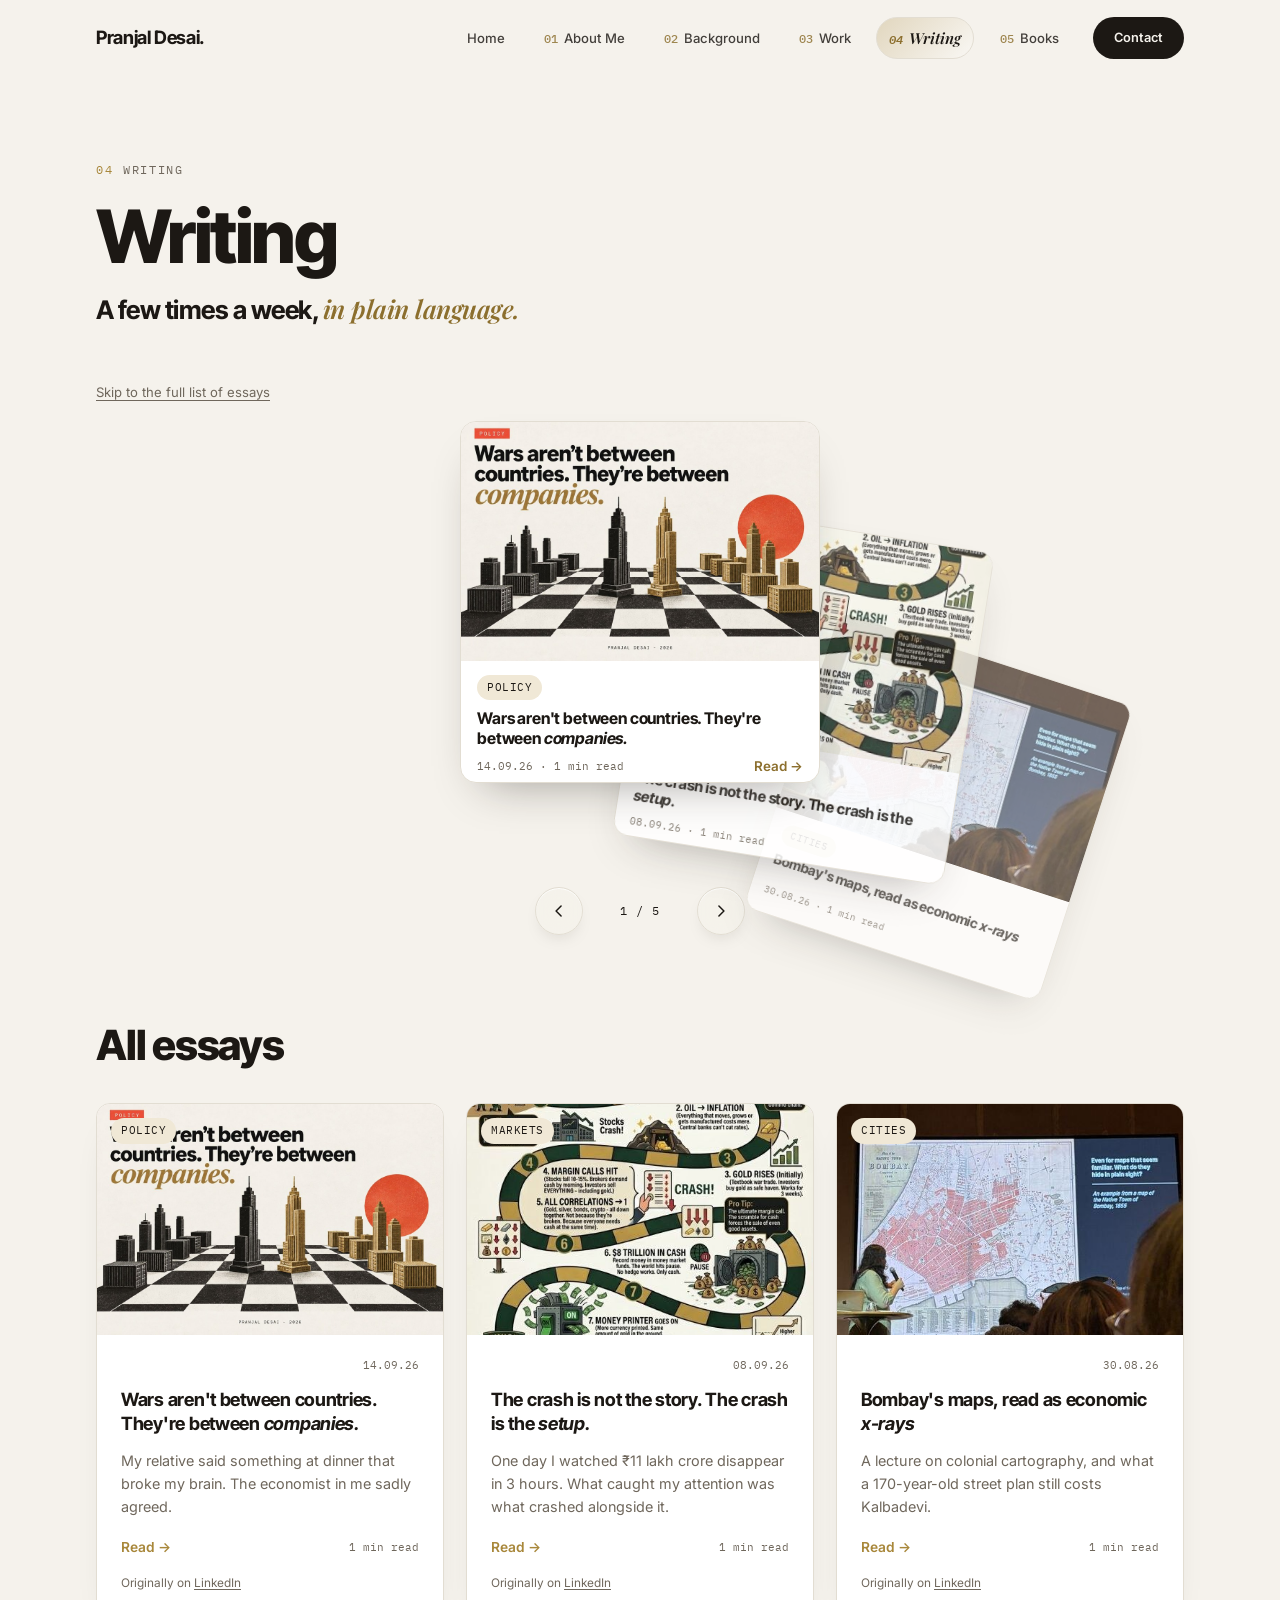
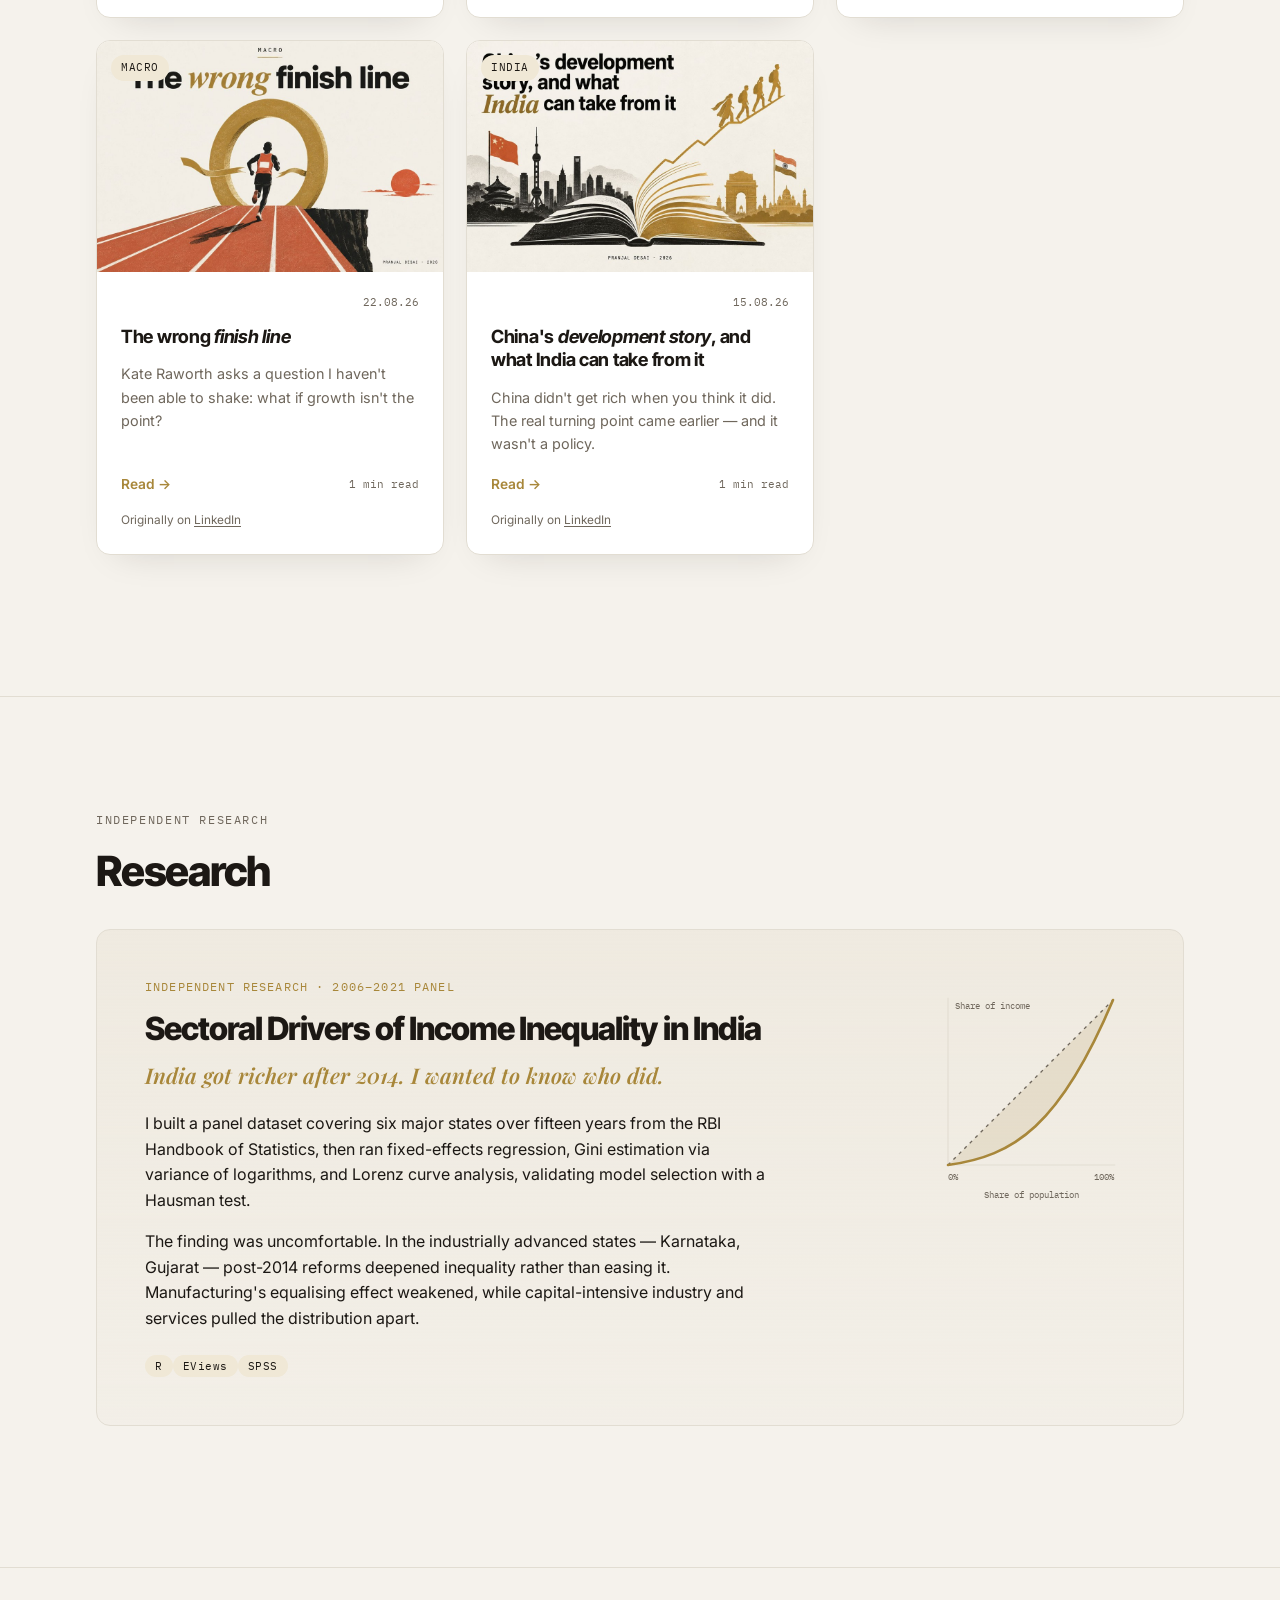
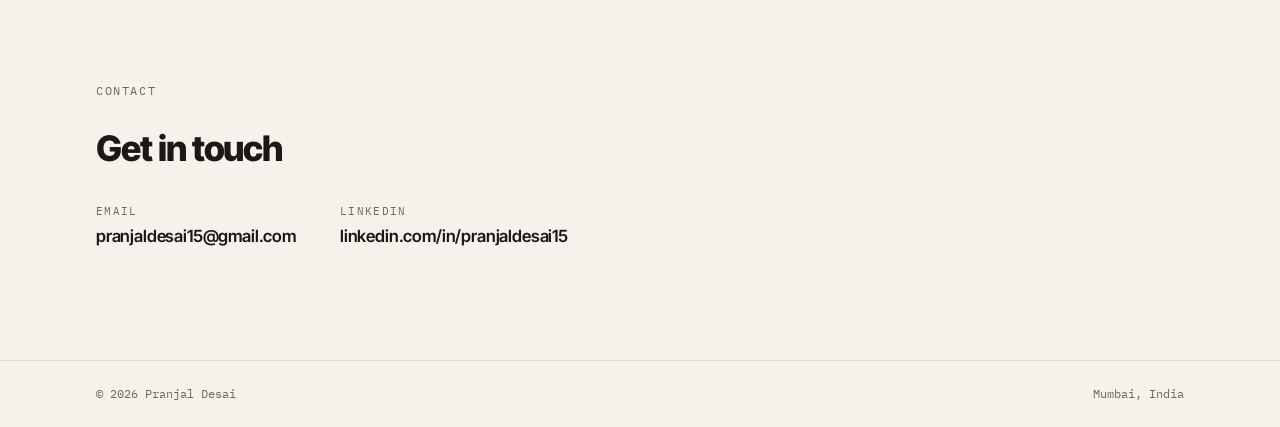
<file: index.html>
<!DOCTYPE html>
<html lang="en">
<head>
<meta charset="utf-8">
<meta name="viewport" content="width=device-width, initial-scale=1">
<script>document.documentElement.classList.add('js');</script>
<title>Writing — Pranjal Desai</title>
<meta name="description" content="Essays on Indian economic policy, inequality and markets, plus an independent research project on income inequality.">
<link rel="canonical" href="https://pranjaldesai.in/writing/" id="canon">
<meta property="og:title" content="Writing — Pranjal Desai">
<meta property="og:description" content="Essays on Indian economic policy, inequality and markets, plus an independent research project on income inequality.">
<meta property="og:type" content="website">
<meta property="og:url" content="https://pranjaldesai.in/writing/">
<link rel="icon" href="data:image/svg+xml,%3Csvg xmlns='http://www.w3.org/2000/svg' viewBox='0 0 64 64'%3E%3Crect width='64' height='64' rx='14' fill='%231C1814'/%3E%3Ctext x='32' y='44' font-family='Georgia,serif' font-style='italic' font-weight='600' font-size='34' fill='%23A8873A' text-anchor='middle'%3EP.%3C/text%3E%3C/svg%3E">
<link rel="preconnect" href="https://fonts.googleapis.com">
<link rel="preconnect" href="https://fonts.gstatic.com" crossorigin>
<link href="https://fonts.googleapis.com/css2?family=IBM+Plex+Mono:wght@400;500&family=Inter+Tight:wght@700;800&family=Inter:wght@400;500;600&family=Playfair+Display:ital,wght@1,500;1,600&display=swap" rel="stylesheet">
<link rel="stylesheet" href="/style.css">
</head>
<body data-page="writing">

<a class="skip-link" href="#main">Skip to content</a>

<header class="nav">
  <div class="wrap nav-in">
    <button class="menu-btn glass" type="button" aria-expanded="false" aria-controls="menu-panel" aria-haspopup="dialog">
      <span class="menu-lines" aria-hidden="true"><i></i><i></i></span><span class="menu-btn-label">Menu</span>
    </button>
    <span class="menu-current"><span class="sr-only">Current page: </span>Writing</span>
    <a class="wordmark" href="/">Pranjal Desai.</a>
    <nav class="nav-links" aria-label="Main">
      <a href="/">Home</a>
      <a href="/about/"><span class="idx">01</span> About Me</a>
      <a href="/background/"><span class="idx">02</span> Background</a>
      <a href="/work/"><span class="idx">03</span> Work</a>
      <a href="/writing/" class="wr" aria-current="page"><span class="idx">04</span> Writing</a>
      <a href="/books/"><span class="idx">05</span> Books</a>
      <a href="/#contact" class="nav-cta">Contact</a>
    </nav>
  </div>
</header>

<div class="menu-scrim" data-menu-close></div>
<aside class="menu-panel" id="menu-panel" role="dialog" aria-modal="true" aria-label="Site menu" inert>
  <div class="menu-head">
    <a class="wordmark" href="/">Pranjal Desai.</a>
    <button class="menu-close glass" type="button" aria-label="Close menu">
      <svg viewBox="0 0 24 24" fill="none" stroke="currentColor" stroke-width="1.8" stroke-linecap="round" aria-hidden="true" focusable="false"><path d="M6 6l12 12M18 6 6 18"/></svg>
    </button>
  </div>
  <div class="menu-rail">
    <svg class="menu-path" aria-hidden="true" focusable="false"><path pathLength="1" d=""/></svg>
    <span class="menu-nub" aria-hidden="true"></span>
    <ul class="menu-list">
      <li style="--i:0;--dx:26px" data-dx="26"><a class="menu-item" href="/"><span class="menu-label">Home</span><span class="menu-ico"><svg viewBox="0 0 24 24" fill="none" stroke="currentColor" stroke-width="1.6" stroke-linecap="round" stroke-linejoin="round" aria-hidden="true" focusable="false"><path d="M4 11.5 12 5l8 6.5"/><path d="M6 10.5V19h12v-8.5"/></svg></span></a></li>
      <li style="--i:1;--dx:12px" data-dx="12"><a class="menu-item" href="/about/"><span class="menu-label">About Me</span><span class="menu-ico"><svg viewBox="0 0 24 24" fill="none" stroke="currentColor" stroke-width="1.6" stroke-linecap="round" stroke-linejoin="round" aria-hidden="true" focusable="false"><circle cx="12" cy="9" r="3.5"/><path d="M5 19c1.2-3.4 4-5 7-5s5.8 1.6 7 5"/></svg></span></a></li>
      <li style="--i:2;--dx:3px" data-dx="3"><a class="menu-item" href="/background/"><span class="menu-label">Background</span><span class="menu-ico"><svg viewBox="0 0 24 24" fill="none" stroke="currentColor" stroke-width="1.6" stroke-linecap="round" stroke-linejoin="round" aria-hidden="true" focusable="false"><path d="M12 4 3.5 9 12 14 20.5 9 12 4Z"/><path d="M3.5 13.5 12 18.5l8.5-5"/></svg></span></a></li>
      <li style="--i:3;--dx:0px" data-dx="0"><a class="menu-item" href="/work/"><span class="menu-label">Work</span><span class="menu-ico"><svg viewBox="0 0 24 24" fill="none" stroke="currentColor" stroke-width="1.6" stroke-linecap="round" stroke-linejoin="round" aria-hidden="true" focusable="false"><rect x="4" y="8" width="16" height="11" rx="2"/><path d="M9 8V6.5A1.5 1.5 0 0 1 10.5 5h3A1.5 1.5 0 0 1 15 6.5V8"/><path d="M4 13h16"/></svg></span></a></li>
      <li style="--i:4;--dx:3px" data-dx="3"><a class="menu-item" href="/writing/" aria-current="page"><span class="menu-label">Writing</span><span class="menu-ico"><svg viewBox="0 0 24 24" fill="none" stroke="currentColor" stroke-width="1.6" stroke-linecap="round" stroke-linejoin="round" aria-hidden="true" focusable="false"><path d="M4 20l1-4L16.5 4.5a2 2 0 0 1 3 3L8 19l-4 1Z"/><path d="M14.5 6.5l3 3"/></svg></span></a></li>
      <li style="--i:5;--dx:12px" data-dx="12"><a class="menu-item" href="/books/"><span class="menu-label">Books</span><span class="menu-ico"><svg viewBox="0 0 24 24" fill="none" stroke="currentColor" stroke-width="1.6" stroke-linecap="round" stroke-linejoin="round" aria-hidden="true" focusable="false"><path d="M5 5.5A1.5 1.5 0 0 1 6.5 4H19v13H6.5A1.5 1.5 0 0 0 5 18.5V5.5Z"/><path d="M5 18.5A1.5 1.5 0 0 0 6.5 20H19v-3"/></svg></span></a></li>
      <li style="--i:6;--dx:26px" data-dx="26"><a class="menu-item" href="/#contact"><span class="menu-label">Contact</span><span class="menu-ico"><svg viewBox="0 0 24 24" fill="none" stroke="currentColor" stroke-width="1.6" stroke-linecap="round" stroke-linejoin="round" aria-hidden="true" focusable="false"><rect x="3.5" y="6" width="17" height="12" rx="2"/><path d="m4 7 8 6 8-6"/></svg></span></a></li>
    </ul>
  </div>
</aside>

<main id="main">
<div class="page-head">
  <div class="wrap">
    <p class="eyebrow"><span class="n">04</span><span class="t">Writing</span></p>
    <h1>Writing</h1>
    <p class="page-tag">A few times a week, <i>in plain language.</i></p>
  </div>
</div>

<section class="sec sec-tight" aria-label="Essays">
  <div class="wrap">
    <p class="skip-list"><a href="#all-essays">Skip to the full list of essays</a></p>
    <div class="essay-fan" id="essay-fan" data-fan></div>
    <h2 class="sec-title reveal" id="all-essays" tabindex="-1">All essays</h2>
    <div class="story-grid" id="story-grid"></div>
  </div>
</section>

<section class="sec sec-tight research-block" id="research" aria-labelledby="research-h">
  <div class="wrap">
    <p class="eyebrow reveal"><span class="t">Independent research</span></p>
    <h2 class="sec-title reveal" id="research-h">Research</h2>

    <div class="research-card reveal">
      <div>
        <p class="kicker">Independent research &middot; 2006&ndash;2021 panel</p>
        <h3>Sectoral Drivers of Income Inequality in India</h3>
        <p class="hook">India got richer after 2014. I wanted to know who did.</p>
        <p class="body">I built a panel dataset covering six major states over fifteen years from the RBI Handbook of Statistics, then ran fixed-effects regression, Gini estimation via variance of logarithms, and Lorenz curve analysis, validating model selection with a Hausman test.</p>
        <p class="body">The finding was uncomfortable. In the industrially advanced states — Karnataka, Gujarat — post-2014 reforms deepened inequality rather than easing it. Manufacturing's equalising effect weakened, while capital-intensive industry and services pulled the distribution apart.</p>
        <div class="tags"><span class="tag">R</span><span class="tag">EViews</span><span class="tag">SPSS</span></div>
      </div>
      <div class="lorenz-wrap">
        <svg class="lorenz" viewBox="0 0 200 210" role="img" aria-label="Lorenz curve diagram showing the gap between perfect income equality and an unequal distribution.">
          <path class="gap" d="M30,170 L180,20 C132,134 90,162 30,170 Z"/>
          <line class="axis" x1="30" y1="170" x2="182" y2="170"/>
          <line class="axis" x1="30" y1="18"  x2="30"  y2="170"/>
          <path class="equality" d="M30,170 L180,20"/>
          <path class="curve" d="M30,170 C90,162 132,134 180,20"/>
          <text x="30" y="184">0%</text>
          <text x="163" y="184">100%</text>
          <text x="36" y="28">Share of income</text>
          <text x="106" y="200" text-anchor="middle">Share of population</text>
        </svg>
      </div>
    </div>
  </div>
</section>
<section class="page-contact" aria-labelledby="pc-title">
  <div class="wrap">
    <div class="pc-inner">
      <p class="eyebrow"><span class="t">Contact</span></p>
      <h2 class="pc-title" id="pc-title">Get in touch</h2>
      <div class="pc-links">
        <a class="pc-link" href="mailto:pranjaldesai15@gmail.com"><span class="k">Email</span><span class="v">pranjaldesai15@gmail.com</span></a>
        <a class="pc-link" href="https://linkedin.com/in/pranjaldesai15" target="_blank" rel="noopener"><span class="k">LinkedIn</span><span class="v">linkedin.com/in/pranjaldesai15</span><span class="sr-only"> (opens in a new tab)</span></a>
      </div>
    </div>
  </div>
</section>
</main>
<footer>
  <div class="wrap footer-in">
    <span>&copy; <span id="year">2026</span> Pranjal Desai</span>
    <span>Mumbai, India</span>
  </div>
</footer>

<script src="/posts.js"></script>
<script src="/main.js"></script>
</body>
</html>
</file>
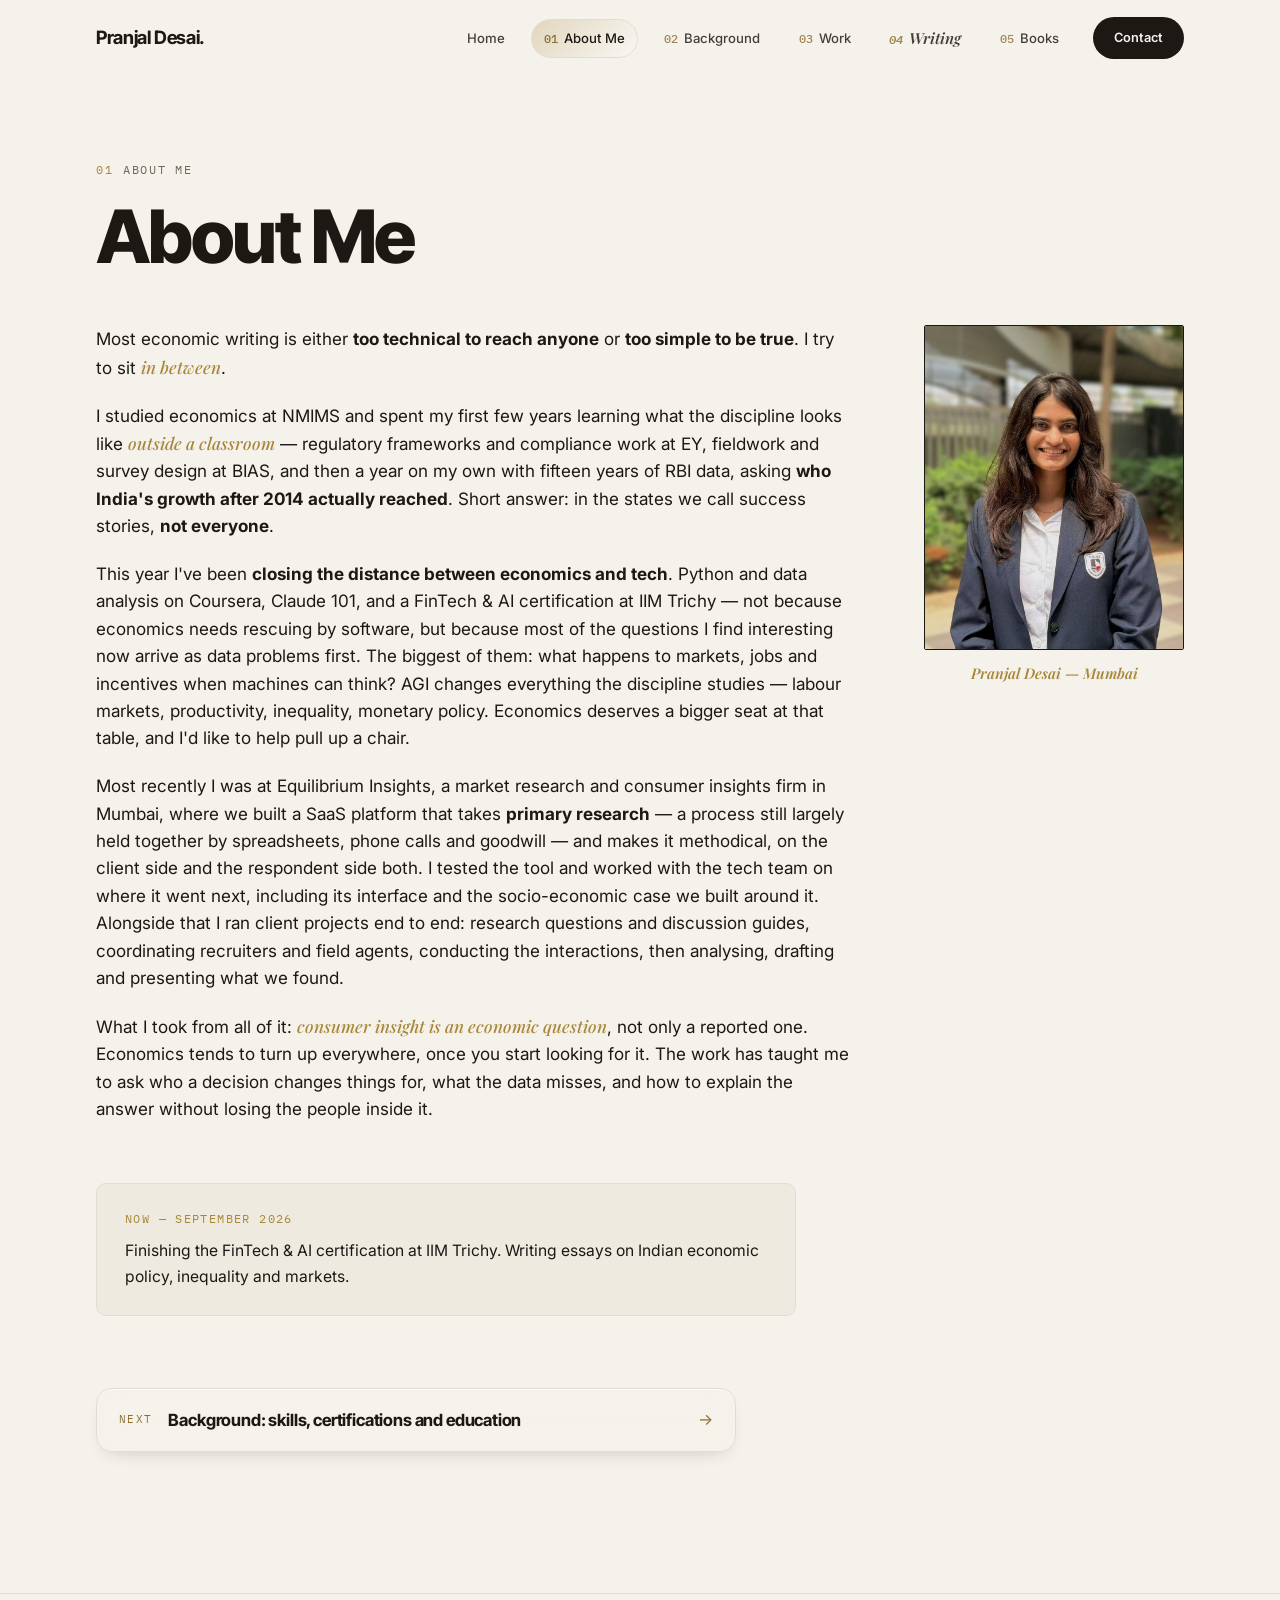
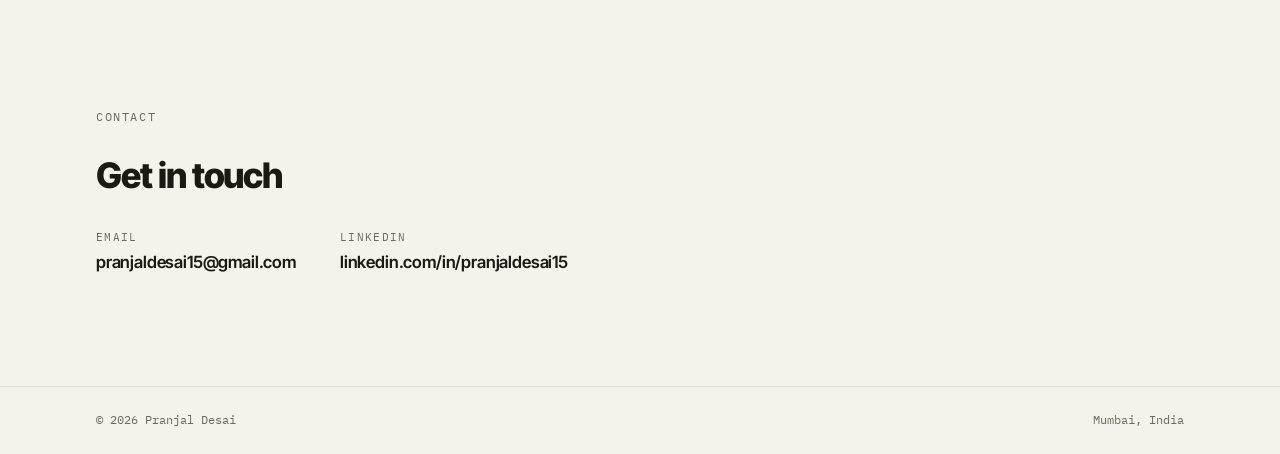
<file: about/index.html>
<!DOCTYPE html>
<html lang="en">
<head>
<meta charset="utf-8">
<meta name="viewport" content="width=device-width, initial-scale=1">
<script>document.documentElement.classList.add('js');</script>
<title>About Me — Pranjal Desai</title>
<meta name="description" content="How I got from economics to research, fieldwork and product, and what I took from it.">
<link rel="canonical" href="https://pranjaldesai.in/about/" id="canon">
<meta property="og:title" content="About Me — Pranjal Desai">
<meta property="og:description" content="How I got from economics to research, fieldwork and product, and what I took from it.">
<meta property="og:type" content="website">
<meta property="og:url" content="https://pranjaldesai.in/about/">
<link rel="icon" href="data:image/svg+xml,%3Csvg xmlns='http://www.w3.org/2000/svg' viewBox='0 0 64 64'%3E%3Crect width='64' height='64' rx='14' fill='%231C1814'/%3E%3Ctext x='32' y='44' font-family='Georgia,serif' font-style='italic' font-weight='600' font-size='34' fill='%23A8873A' text-anchor='middle'%3EP.%3C/text%3E%3C/svg%3E">
<link rel="preconnect" href="https://fonts.googleapis.com">
<link rel="preconnect" href="https://fonts.gstatic.com" crossorigin>
<link href="https://fonts.googleapis.com/css2?family=IBM+Plex+Mono:wght@400;500&family=Inter+Tight:wght@700;800&family=Inter:wght@400;500;600&family=Playfair+Display:ital,wght@1,500;1,600&display=swap" rel="stylesheet">
<link rel="stylesheet" href="/style.css">
</head>
<body data-page="about">

<a class="skip-link" href="#main">Skip to content</a>

<header class="nav">
  <div class="wrap nav-in">
    <button class="menu-btn glass" type="button" aria-expanded="false" aria-controls="menu-panel" aria-haspopup="dialog">
      <span class="menu-lines" aria-hidden="true"><i></i><i></i></span><span class="menu-btn-label">Menu</span>
    </button>
    <span class="menu-current"><span class="sr-only">Current page: </span>About Me</span>
    <a class="wordmark" href="/">Pranjal Desai.</a>
    <nav class="nav-links" aria-label="Main">
      <a href="/">Home</a>
      <a href="/about/" aria-current="page"><span class="idx">01</span> About Me</a>
      <a href="/background/"><span class="idx">02</span> Background</a>
      <a href="/work/"><span class="idx">03</span> Work</a>
      <a href="/writing/" class="wr"><span class="idx">04</span> Writing</a>
      <a href="/books/"><span class="idx">05</span> Books</a>
      <a href="/#contact" class="nav-cta">Contact</a>
    </nav>
  </div>
</header>

<div class="menu-scrim" data-menu-close></div>
<aside class="menu-panel" id="menu-panel" role="dialog" aria-modal="true" aria-label="Site menu" inert>
  <div class="menu-head">
    <a class="wordmark" href="/">Pranjal Desai.</a>
    <button class="menu-close glass" type="button" aria-label="Close menu">
      <svg viewBox="0 0 24 24" fill="none" stroke="currentColor" stroke-width="1.8" stroke-linecap="round" aria-hidden="true" focusable="false"><path d="M6 6l12 12M18 6 6 18"/></svg>
    </button>
  </div>
  <div class="menu-rail">
    <svg class="menu-path" aria-hidden="true" focusable="false"><path pathLength="1" d=""/></svg>
    <span class="menu-nub" aria-hidden="true"></span>
    <ul class="menu-list">
      <li style="--i:0;--dx:26px" data-dx="26"><a class="menu-item" href="/"><span class="menu-label">Home</span><span class="menu-ico"><svg viewBox="0 0 24 24" fill="none" stroke="currentColor" stroke-width="1.6" stroke-linecap="round" stroke-linejoin="round" aria-hidden="true" focusable="false"><path d="M4 11.5 12 5l8 6.5"/><path d="M6 10.5V19h12v-8.5"/></svg></span></a></li>
      <li style="--i:1;--dx:12px" data-dx="12"><a class="menu-item" href="/about/" aria-current="page"><span class="menu-label">About Me</span><span class="menu-ico"><svg viewBox="0 0 24 24" fill="none" stroke="currentColor" stroke-width="1.6" stroke-linecap="round" stroke-linejoin="round" aria-hidden="true" focusable="false"><circle cx="12" cy="9" r="3.5"/><path d="M5 19c1.2-3.4 4-5 7-5s5.8 1.6 7 5"/></svg></span></a></li>
      <li style="--i:2;--dx:3px" data-dx="3"><a class="menu-item" href="/background/"><span class="menu-label">Background</span><span class="menu-ico"><svg viewBox="0 0 24 24" fill="none" stroke="currentColor" stroke-width="1.6" stroke-linecap="round" stroke-linejoin="round" aria-hidden="true" focusable="false"><path d="M12 4 3.5 9 12 14 20.5 9 12 4Z"/><path d="M3.5 13.5 12 18.5l8.5-5"/></svg></span></a></li>
      <li style="--i:3;--dx:0px" data-dx="0"><a class="menu-item" href="/work/"><span class="menu-label">Work</span><span class="menu-ico"><svg viewBox="0 0 24 24" fill="none" stroke="currentColor" stroke-width="1.6" stroke-linecap="round" stroke-linejoin="round" aria-hidden="true" focusable="false"><rect x="4" y="8" width="16" height="11" rx="2"/><path d="M9 8V6.5A1.5 1.5 0 0 1 10.5 5h3A1.5 1.5 0 0 1 15 6.5V8"/><path d="M4 13h16"/></svg></span></a></li>
      <li style="--i:4;--dx:3px" data-dx="3"><a class="menu-item" href="/writing/"><span class="menu-label">Writing</span><span class="menu-ico"><svg viewBox="0 0 24 24" fill="none" stroke="currentColor" stroke-width="1.6" stroke-linecap="round" stroke-linejoin="round" aria-hidden="true" focusable="false"><path d="M4 20l1-4L16.5 4.5a2 2 0 0 1 3 3L8 19l-4 1Z"/><path d="M14.5 6.5l3 3"/></svg></span></a></li>
      <li style="--i:5;--dx:12px" data-dx="12"><a class="menu-item" href="/books/"><span class="menu-label">Books</span><span class="menu-ico"><svg viewBox="0 0 24 24" fill="none" stroke="currentColor" stroke-width="1.6" stroke-linecap="round" stroke-linejoin="round" aria-hidden="true" focusable="false"><path d="M5 5.5A1.5 1.5 0 0 1 6.5 4H19v13H6.5A1.5 1.5 0 0 0 5 18.5V5.5Z"/><path d="M5 18.5A1.5 1.5 0 0 0 6.5 20H19v-3"/></svg></span></a></li>
      <li style="--i:6;--dx:26px" data-dx="26"><a class="menu-item" href="/#contact"><span class="menu-label">Contact</span><span class="menu-ico"><svg viewBox="0 0 24 24" fill="none" stroke="currentColor" stroke-width="1.6" stroke-linecap="round" stroke-linejoin="round" aria-hidden="true" focusable="false"><rect x="3.5" y="6" width="17" height="12" rx="2"/><path d="m4 7 8 6 8-6"/></svg></span></a></li>
    </ul>
  </div>
</aside>

<main id="main">
<div class="page-head">
  <div class="wrap">
    <p class="eyebrow"><span class="n">01</span><span class="t">About Me</span></p>
    <h1>About Me</h1>
  </div>
</div>

<section class="sec sec-tight">
  <div class="wrap">

    <div class="about-grid">
      <div class="about-body reveal">
        <p>Most economic writing is either <strong>too technical to reach anyone</strong> or <strong>too simple to be true</strong>. I try to sit <em>in between</em>.</p>

        <p>I studied economics at NMIMS and spent my first few years learning what the discipline looks like <em>outside a classroom</em> — regulatory frameworks and compliance work at EY, fieldwork and survey design at BIAS, and then a year on my own with fifteen years of RBI data, asking <strong>who India's growth after 2014 actually reached</strong>. Short answer: in the states we call success stories, <strong>not everyone</strong>.</p>

        <p>This year I've been <strong>closing the distance between economics and tech</strong>. Python and data analysis on Coursera, Claude 101, and a FinTech &amp; AI certification at IIM Trichy — not because economics needs rescuing by software, but because most of the questions I find interesting now arrive as data problems first. The biggest of them: what happens to markets, jobs and incentives when machines can think? AGI changes everything the discipline studies — labour markets, productivity, inequality, monetary policy. Economics deserves a bigger seat at that table, and I'd like to help pull up a chair.</p>

        <p>Most recently I was at Equilibrium Insights, a market research and consumer insights firm in Mumbai, where we built a SaaS platform that takes <strong>primary research</strong> — a process still largely held together by spreadsheets, phone calls and goodwill — and makes it methodical, on the client side and the respondent side both. I tested the tool and worked with the tech team on where it went next, including its interface and the socio-economic case we built around it. Alongside that I ran client projects end to end: research questions and discussion guides, coordinating recruiters and field agents, conducting the interactions, then analysing, drafting and presenting what we found.</p>

        <p>What I took from all of it: <em>consumer insight is an economic question</em>, not only a reported one. Economics tends to turn up everywhere, once you start looking for it. The work has taught me to ask who a decision changes things for, what the data misses, and how to explain the answer without losing the people inside it.</p>
      </div>

      <figure class="about-portrait reveal">
        <div class="frame"><img src="/assets/about-portrait.jpg" alt="Pranjal Desai"></div>
        <figcaption class="cap">Pranjal Desai &mdash; Mumbai</figcaption>
      </figure>
    </div>

    <div class="now-card reveal">
      <span class="k">Now — September 2026</span>
      <p>Finishing the FinTech &amp; AI certification at IIM Trichy. Writing essays on Indian economic policy, inequality and markets.</p>
    </div>

    <a class="next-page glass" href="/background/">
      <span class="k">Next</span>
      <span class="t">Background: skills, certifications and education</span>
      <span class="arrow" aria-hidden="true">&rarr;</span>
    </a>
  </div>
</section>
<section class="page-contact" aria-labelledby="pc-title">
  <div class="wrap">
    <div class="pc-inner">
      <p class="eyebrow"><span class="t">Contact</span></p>
      <h2 class="pc-title" id="pc-title">Get in touch</h2>
      <div class="pc-links">
        <a class="pc-link" href="mailto:pranjaldesai15@gmail.com"><span class="k">Email</span><span class="v">pranjaldesai15@gmail.com</span></a>
        <a class="pc-link" href="https://linkedin.com/in/pranjaldesai15" target="_blank" rel="noopener"><span class="k">LinkedIn</span><span class="v">linkedin.com/in/pranjaldesai15</span><span class="sr-only"> (opens in a new tab)</span></a>
      </div>
    </div>
  </div>
</section>
</main>
<footer>
  <div class="wrap footer-in">
    <span>&copy; <span id="year">2026</span> Pranjal Desai</span>
    <span>Mumbai, India</span>
  </div>
</footer>

<script src="/posts.js"></script>
<script src="/main.js"></script>
</body>
</html>
</file>
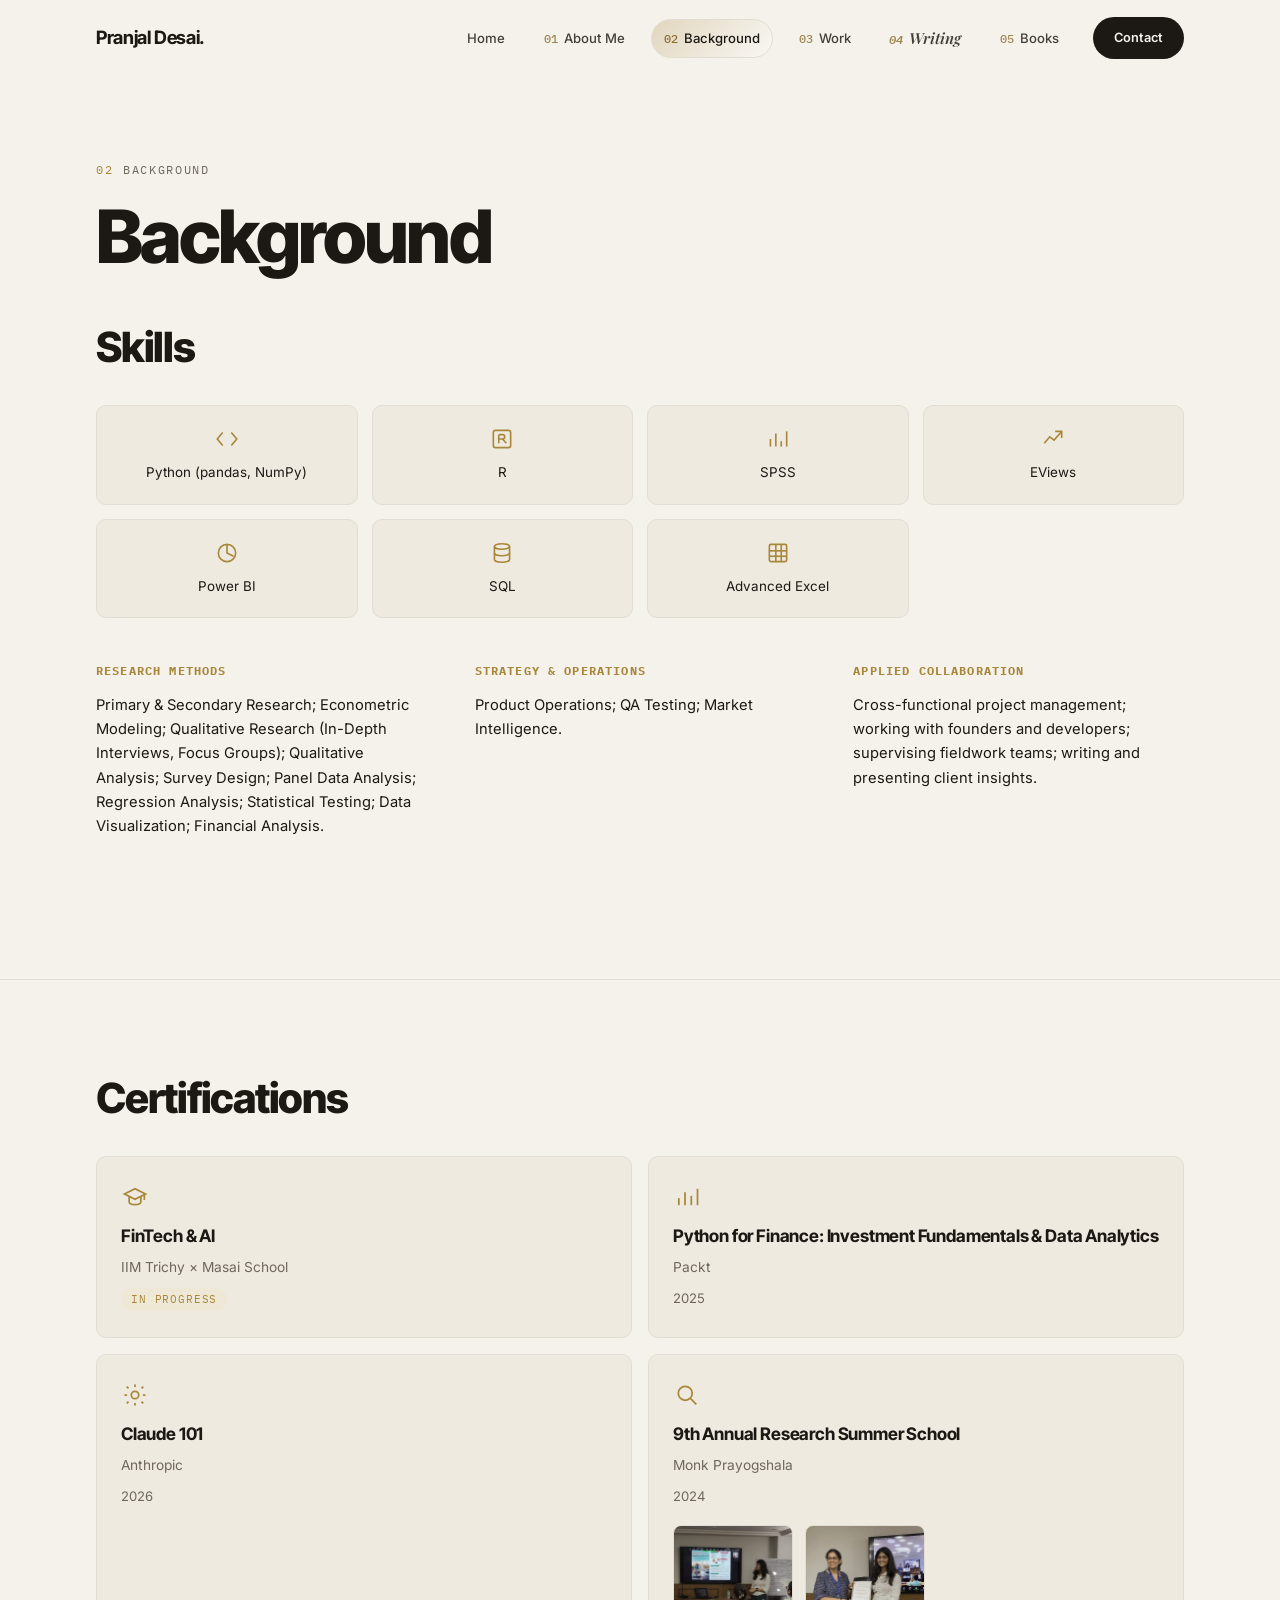
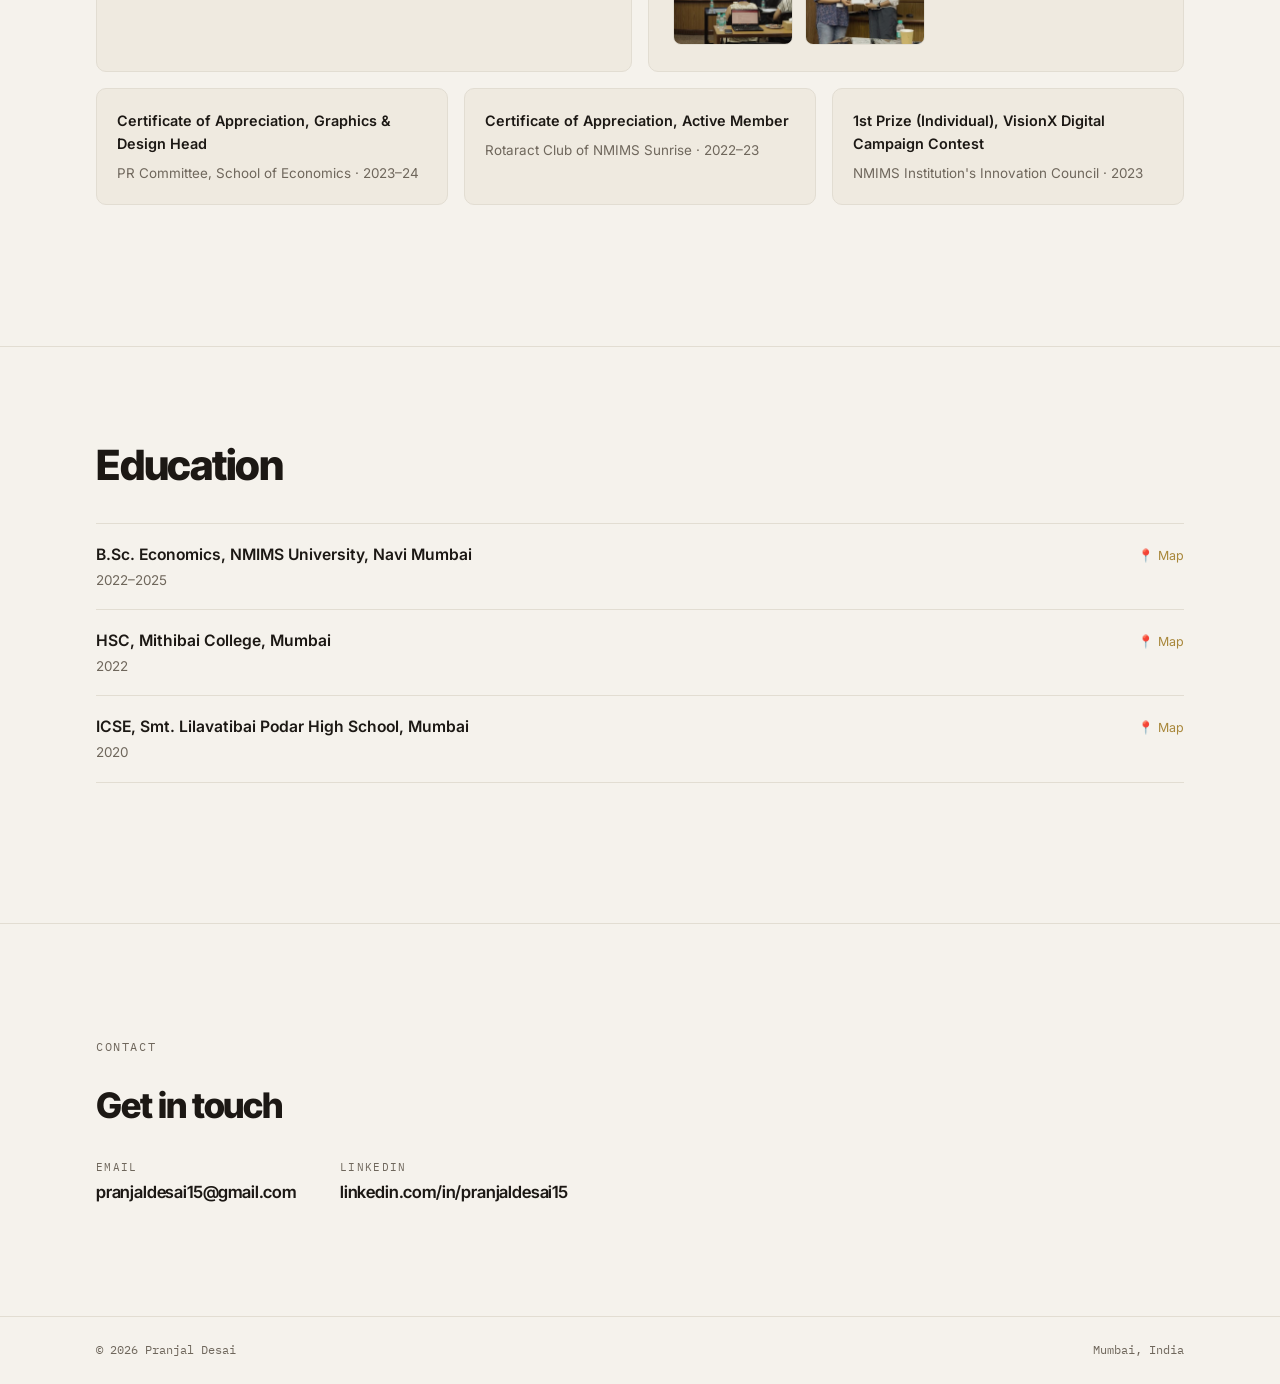
<file: background/index.html>
<!DOCTYPE html>
<html lang="en">
<head>
<meta charset="utf-8">
<meta name="viewport" content="width=device-width, initial-scale=1">
<script>document.documentElement.classList.add('js');</script>
<title>Background — Pranjal Desai</title>
<meta name="description" content="Skills, certifications and education.">
<link rel="canonical" href="https://pranjaldesai.in/background/" id="canon">
<meta property="og:title" content="Background — Pranjal Desai">
<meta property="og:description" content="Skills, certifications and education.">
<meta property="og:type" content="website">
<meta property="og:url" content="https://pranjaldesai.in/background/">
<link rel="icon" href="data:image/svg+xml,%3Csvg xmlns='http://www.w3.org/2000/svg' viewBox='0 0 64 64'%3E%3Crect width='64' height='64' rx='14' fill='%231C1814'/%3E%3Ctext x='32' y='44' font-family='Georgia,serif' font-style='italic' font-weight='600' font-size='34' fill='%23A8873A' text-anchor='middle'%3EP.%3C/text%3E%3C/svg%3E">
<link rel="preconnect" href="https://fonts.googleapis.com">
<link rel="preconnect" href="https://fonts.gstatic.com" crossorigin>
<link href="https://fonts.googleapis.com/css2?family=IBM+Plex+Mono:wght@400;500&family=Inter+Tight:wght@700;800&family=Inter:wght@400;500;600&family=Playfair+Display:ital,wght@1,500;1,600&display=swap" rel="stylesheet">
<link rel="stylesheet" href="/style.css">
</head>
<body data-page="background">

<a class="skip-link" href="#main">Skip to content</a>

<header class="nav">
  <div class="wrap nav-in">
    <button class="menu-btn glass" type="button" aria-expanded="false" aria-controls="menu-panel" aria-haspopup="dialog">
      <span class="menu-lines" aria-hidden="true"><i></i><i></i></span><span class="menu-btn-label">Menu</span>
    </button>
    <span class="menu-current"><span class="sr-only">Current page: </span>Background</span>
    <a class="wordmark" href="/">Pranjal Desai.</a>
    <nav class="nav-links" aria-label="Main">
      <a href="/">Home</a>
      <a href="/about/"><span class="idx">01</span> About Me</a>
      <a href="/background/" aria-current="page"><span class="idx">02</span> Background</a>
      <a href="/work/"><span class="idx">03</span> Work</a>
      <a href="/writing/" class="wr"><span class="idx">04</span> Writing</a>
      <a href="/books/"><span class="idx">05</span> Books</a>
      <a href="/#contact" class="nav-cta">Contact</a>
    </nav>
  </div>
</header>

<div class="menu-scrim" data-menu-close></div>
<aside class="menu-panel" id="menu-panel" role="dialog" aria-modal="true" aria-label="Site menu" inert>
  <div class="menu-head">
    <a class="wordmark" href="/">Pranjal Desai.</a>
    <button class="menu-close glass" type="button" aria-label="Close menu">
      <svg viewBox="0 0 24 24" fill="none" stroke="currentColor" stroke-width="1.8" stroke-linecap="round" aria-hidden="true" focusable="false"><path d="M6 6l12 12M18 6 6 18"/></svg>
    </button>
  </div>
  <div class="menu-rail">
    <svg class="menu-path" aria-hidden="true" focusable="false"><path pathLength="1" d=""/></svg>
    <span class="menu-nub" aria-hidden="true"></span>
    <ul class="menu-list">
      <li style="--i:0;--dx:26px" data-dx="26"><a class="menu-item" href="/"><span class="menu-label">Home</span><span class="menu-ico"><svg viewBox="0 0 24 24" fill="none" stroke="currentColor" stroke-width="1.6" stroke-linecap="round" stroke-linejoin="round" aria-hidden="true" focusable="false"><path d="M4 11.5 12 5l8 6.5"/><path d="M6 10.5V19h12v-8.5"/></svg></span></a></li>
      <li style="--i:1;--dx:12px" data-dx="12"><a class="menu-item" href="/about/"><span class="menu-label">About Me</span><span class="menu-ico"><svg viewBox="0 0 24 24" fill="none" stroke="currentColor" stroke-width="1.6" stroke-linecap="round" stroke-linejoin="round" aria-hidden="true" focusable="false"><circle cx="12" cy="9" r="3.5"/><path d="M5 19c1.2-3.4 4-5 7-5s5.8 1.6 7 5"/></svg></span></a></li>
      <li style="--i:2;--dx:3px" data-dx="3"><a class="menu-item" href="/background/" aria-current="page"><span class="menu-label">Background</span><span class="menu-ico"><svg viewBox="0 0 24 24" fill="none" stroke="currentColor" stroke-width="1.6" stroke-linecap="round" stroke-linejoin="round" aria-hidden="true" focusable="false"><path d="M12 4 3.5 9 12 14 20.5 9 12 4Z"/><path d="M3.5 13.5 12 18.5l8.5-5"/></svg></span></a></li>
      <li style="--i:3;--dx:0px" data-dx="0"><a class="menu-item" href="/work/"><span class="menu-label">Work</span><span class="menu-ico"><svg viewBox="0 0 24 24" fill="none" stroke="currentColor" stroke-width="1.6" stroke-linecap="round" stroke-linejoin="round" aria-hidden="true" focusable="false"><rect x="4" y="8" width="16" height="11" rx="2"/><path d="M9 8V6.5A1.5 1.5 0 0 1 10.5 5h3A1.5 1.5 0 0 1 15 6.5V8"/><path d="M4 13h16"/></svg></span></a></li>
      <li style="--i:4;--dx:3px" data-dx="3"><a class="menu-item" href="/writing/"><span class="menu-label">Writing</span><span class="menu-ico"><svg viewBox="0 0 24 24" fill="none" stroke="currentColor" stroke-width="1.6" stroke-linecap="round" stroke-linejoin="round" aria-hidden="true" focusable="false"><path d="M4 20l1-4L16.5 4.5a2 2 0 0 1 3 3L8 19l-4 1Z"/><path d="M14.5 6.5l3 3"/></svg></span></a></li>
      <li style="--i:5;--dx:12px" data-dx="12"><a class="menu-item" href="/books/"><span class="menu-label">Books</span><span class="menu-ico"><svg viewBox="0 0 24 24" fill="none" stroke="currentColor" stroke-width="1.6" stroke-linecap="round" stroke-linejoin="round" aria-hidden="true" focusable="false"><path d="M5 5.5A1.5 1.5 0 0 1 6.5 4H19v13H6.5A1.5 1.5 0 0 0 5 18.5V5.5Z"/><path d="M5 18.5A1.5 1.5 0 0 0 6.5 20H19v-3"/></svg></span></a></li>
      <li style="--i:6;--dx:26px" data-dx="26"><a class="menu-item" href="/#contact"><span class="menu-label">Contact</span><span class="menu-ico"><svg viewBox="0 0 24 24" fill="none" stroke="currentColor" stroke-width="1.6" stroke-linecap="round" stroke-linejoin="round" aria-hidden="true" focusable="false"><rect x="3.5" y="6" width="17" height="12" rx="2"/><path d="m4 7 8 6 8-6"/></svg></span></a></li>
    </ul>
  </div>
</aside>

<main id="main">
<div class="page-head">
  <div class="wrap">
    <p class="eyebrow"><span class="n">02</span><span class="t">Background</span></p>
    <h1>Background</h1>
  </div>
</div>

<section class="sec sec-tight bg-block" id="skills" aria-label="Skills">
  <div class="wrap">
    <h2 class="sec-title reveal">Skills</h2>

    <div class="tool-grid reveal">
      <div class="tool-item"><span class="tool-icon" aria-hidden="true"><svg viewBox="0 0 24 24" fill="none" stroke="currentColor" stroke-width="1.5"><polyline points="8 6 3 12 8 18"/><polyline points="16 6 21 12 16 18"/></svg></span><span class="tool-label">Python (pandas, NumPy)</span></div>
      <div class="tool-item"><span class="tool-icon" aria-hidden="true"><svg viewBox="0 0 24 24" fill="none" stroke="currentColor" stroke-width="1.5"><rect x="4" y="4" width="16" height="16" rx="2"/><path d="M9 8v8M9 8h3.5a2 2 0 0 1 0 4H9M12.5 12 16 16"/></svg></span><span class="tool-label">R</span></div>
      <div class="tool-item"><span class="tool-icon" aria-hidden="true"><svg viewBox="0 0 24 24" fill="none" stroke="currentColor" stroke-width="1.5"><line x1="5" y1="19" x2="5" y2="12"/><line x1="10" y1="19" x2="10" y2="7"/><line x1="15" y1="19" x2="15" y2="14"/><line x1="20" y1="19" x2="20" y2="5"/></svg></span><span class="tool-label">SPSS</span></div>
      <div class="tool-item"><span class="tool-icon" aria-hidden="true"><svg viewBox="0 0 24 24" fill="none" stroke="currentColor" stroke-width="1.5"><polyline points="4 16 9 10 13 13 20 5"/><polyline points="14 5 20 5 20 11"/></svg></span><span class="tool-label">EViews</span></div>
      <div class="tool-item"><span class="tool-icon" aria-hidden="true"><svg viewBox="0 0 24 24" fill="none" stroke="currentColor" stroke-width="1.5"><circle cx="12" cy="12" r="8"/><path d="M12 4v8l6 3"/></svg></span><span class="tool-label">Power BI</span></div>
      <div class="tool-item"><span class="tool-icon" aria-hidden="true"><svg viewBox="0 0 24 24" fill="none" stroke="currentColor" stroke-width="1.5"><ellipse cx="12" cy="6" rx="7" ry="2.5"/><path d="M5 6v12c0 1.4 3.1 2.5 7 2.5s7-1.1 7-2.5V6"/><path d="M5 12c0 1.4 3.1 2.5 7 2.5s7-1.1 7-2.5"/></svg></span><span class="tool-label">SQL</span></div>
      <div class="tool-item"><span class="tool-icon" aria-hidden="true"><svg viewBox="0 0 24 24" fill="none" stroke="currentColor" stroke-width="1.5"><rect x="4" y="4" width="16" height="16" rx="1.5"/><line x1="4" y1="10" x2="20" y2="10"/><line x1="4" y1="15" x2="20" y2="15"/><line x1="10" y1="4" x2="10" y2="20"/><line x1="15" y1="4" x2="15" y2="20"/></svg></span><span class="tool-label">Advanced Excel</span></div>
    </div>

    <div class="skill-groups reveal">
      <div class="skill-group">
        <h4>Research methods</h4>
        <p>Primary &amp; Secondary Research; Econometric Modeling; Qualitative Research (In-Depth Interviews, Focus Groups); Qualitative Analysis; Survey Design; Panel Data Analysis; Regression Analysis; Statistical Testing; Data Visualization; Financial Analysis.</p>
      </div>
      <div class="skill-group">
        <h4>Strategy &amp; operations</h4>
        <p>Product Operations; QA Testing; Market Intelligence.</p>
      </div>
      <div class="skill-group">
        <h4>Applied collaboration</h4>
        <p>Cross-functional project management; working with founders and developers; supervising fieldwork teams; writing and presenting client insights.</p>
      </div>
    </div>
  </div>
</section>
<section class="sec sec-tight bg-block" id="certifications" aria-label="Certifications">
  <div class="wrap">
    <h2 class="sec-title reveal">Certifications</h2>
    <div class="cert-strip reveal">
      <div class="cert-card">
        <span class="cert-icon" aria-hidden="true"><svg viewBox="0 0 24 24" fill="none" stroke="currentColor" stroke-width="1.5"><path d="M3 9.5 12 5l9 4.5-9 4.5-9-4.5Z"/><path d="M7 11.5V16c0 1.4 2.2 2.5 5 2.5s5-1.1 5-2.5v-4.5"/><path d="M20 9.5v5"/></svg></span>
        <h4>FinTech &amp; AI</h4>
        <span class="issuer">IIM Trichy &times; Masai School</span>
        <span class="badge-progress">In progress</span>
      </div>
      <div class="cert-card">
        <span class="cert-icon" aria-hidden="true"><svg viewBox="0 0 24 24" fill="none" stroke="currentColor" stroke-width="1.5"><line x1="5" y1="19" x2="5" y2="13"/><line x1="10.3" y1="19" x2="10.3" y2="8"/><line x1="15.7" y1="19" x2="15.7" y2="11"/><line x1="21" y1="19" x2="21" y2="5"/></svg></span>
        <h4>Python for Finance: Investment Fundamentals &amp; Data Analytics</h4>
        <span class="issuer">Packt</span>
        <span class="yr">2025</span>
      </div>
      <div class="cert-card">
        <span class="cert-icon" aria-hidden="true"><svg viewBox="0 0 24 24" fill="none" stroke="currentColor" stroke-width="1.5"><path d="M12 3v2.2M12 18.8V21M4.9 4.9l1.5 1.5M17.6 17.6l1.5 1.5M3 12h2.2M18.8 12H21M4.9 19.1l1.5-1.5M17.6 6.4l1.5-1.5"/><circle cx="12" cy="12" r="3.2"/></svg></span>
        <h4>Claude 101</h4>
        <span class="issuer">Anthropic</span>
        <span class="yr">2026</span>
      </div>
      <div class="cert-card">
        <span class="cert-icon" aria-hidden="true"><svg viewBox="0 0 24 24" fill="none" stroke="currentColor" stroke-width="1.5"><circle cx="10.5" cy="10.5" r="6"/><line x1="15.1" y1="15.1" x2="20" y2="20"/></svg></span>
        <h4>9th Annual Research Summer School</h4>
        <span class="issuer">Monk Prayogshala</span>
        <span class="yr">2024</span>
        <div class="thumb-row">
          <img class="work-thumb" src="/assets/cert-monk-presenting.jpg" alt="Presenting a research study at Monk Prayogshala">
          <img class="work-thumb" src="/assets/cert-monk-handover.jpg" alt="Certificate handover at Monk Prayogshala">
        </div>
      </div>
    </div>

    <div class="award-row reveal">
      <div class="award-card">
        <span class="t1">Certificate of Appreciation, Graphics &amp; Design Head</span>
        <span class="t2">PR Committee, School of Economics &middot; 2023&ndash;24</span>
      </div>
      <div class="award-card">
        <span class="t1">Certificate of Appreciation, Active Member</span>
        <span class="t2">Rotaract Club of NMIMS Sunrise &middot; 2022&ndash;23</span>
      </div>
      <div class="award-card">
        <span class="t1">1st Prize (Individual), VisionX Digital Campaign Contest</span>
        <span class="t2">NMIMS Institution's Innovation Council &middot; 2023</span>
      </div>
    </div>
  </div>
</section>
<section class="sec sec-tight bg-block" id="education" aria-label="Education">
  <div class="wrap">
    <h2 class="sec-title reveal">Education</h2>
    <div class="edu-grid reveal" style="grid-template-columns:1fr">
      <div class="edu-col">
        <div class="edu-card">
          <div class="row1">
            <span class="t1"><a href="https://navimumbai.nmims.edu/" target="_blank" rel="noopener">B.Sc. Economics, NMIMS University, Navi Mumbai</a></span>
            <a class="pin" href="https://www.google.com/maps/search/?api=1&query=NMIMS+Navi+Mumbai" target="_blank" rel="noopener">&#128205; Map</a>
          </div>
          <div class="t2">2022&ndash;2025</div>
        </div>
        <div class="edu-card">
          <div class="row1">
            <span class="t1"><a href="https://mithibai.ac.in/" target="_blank" rel="noopener">HSC, Mithibai College, Mumbai</a></span>
            <a class="pin" href="https://www.google.com/maps/search/?api=1&query=Mithibai+College+Mumbai" target="_blank" rel="noopener">&#128205; Map</a>
          </div>
          <div class="t2">2022</div>
        </div>
        <div class="edu-card">
          <div class="row1">
            <span class="t1"><a href="https://lilavatibaipodarschool.com/" target="_blank" rel="noopener">ICSE, Smt. Lilavatibai Podar High School, Mumbai</a></span>
            <a class="pin" href="https://www.google.com/maps/search/?api=1&query=Smt+Lilavatibai+Podar+High+School+Mumbai" target="_blank" rel="noopener">&#128205; Map</a>
          </div>
          <div class="t2">2020</div>
        </div>
      </div>
    </div>
  </div>
</section>
<section class="page-contact" aria-labelledby="pc-title">
  <div class="wrap">
    <div class="pc-inner">
      <p class="eyebrow"><span class="t">Contact</span></p>
      <h2 class="pc-title" id="pc-title">Get in touch</h2>
      <div class="pc-links">
        <a class="pc-link" href="mailto:pranjaldesai15@gmail.com"><span class="k">Email</span><span class="v">pranjaldesai15@gmail.com</span></a>
        <a class="pc-link" href="https://linkedin.com/in/pranjaldesai15" target="_blank" rel="noopener"><span class="k">LinkedIn</span><span class="v">linkedin.com/in/pranjaldesai15</span><span class="sr-only"> (opens in a new tab)</span></a>
      </div>
    </div>
  </div>
</section>
</main>
<footer>
  <div class="wrap footer-in">
    <span>&copy; <span id="year">2026</span> Pranjal Desai</span>
    <span>Mumbai, India</span>
  </div>
</footer>

<script src="/posts.js"></script>
<script src="/main.js"></script>
</body>
</html>
</file>
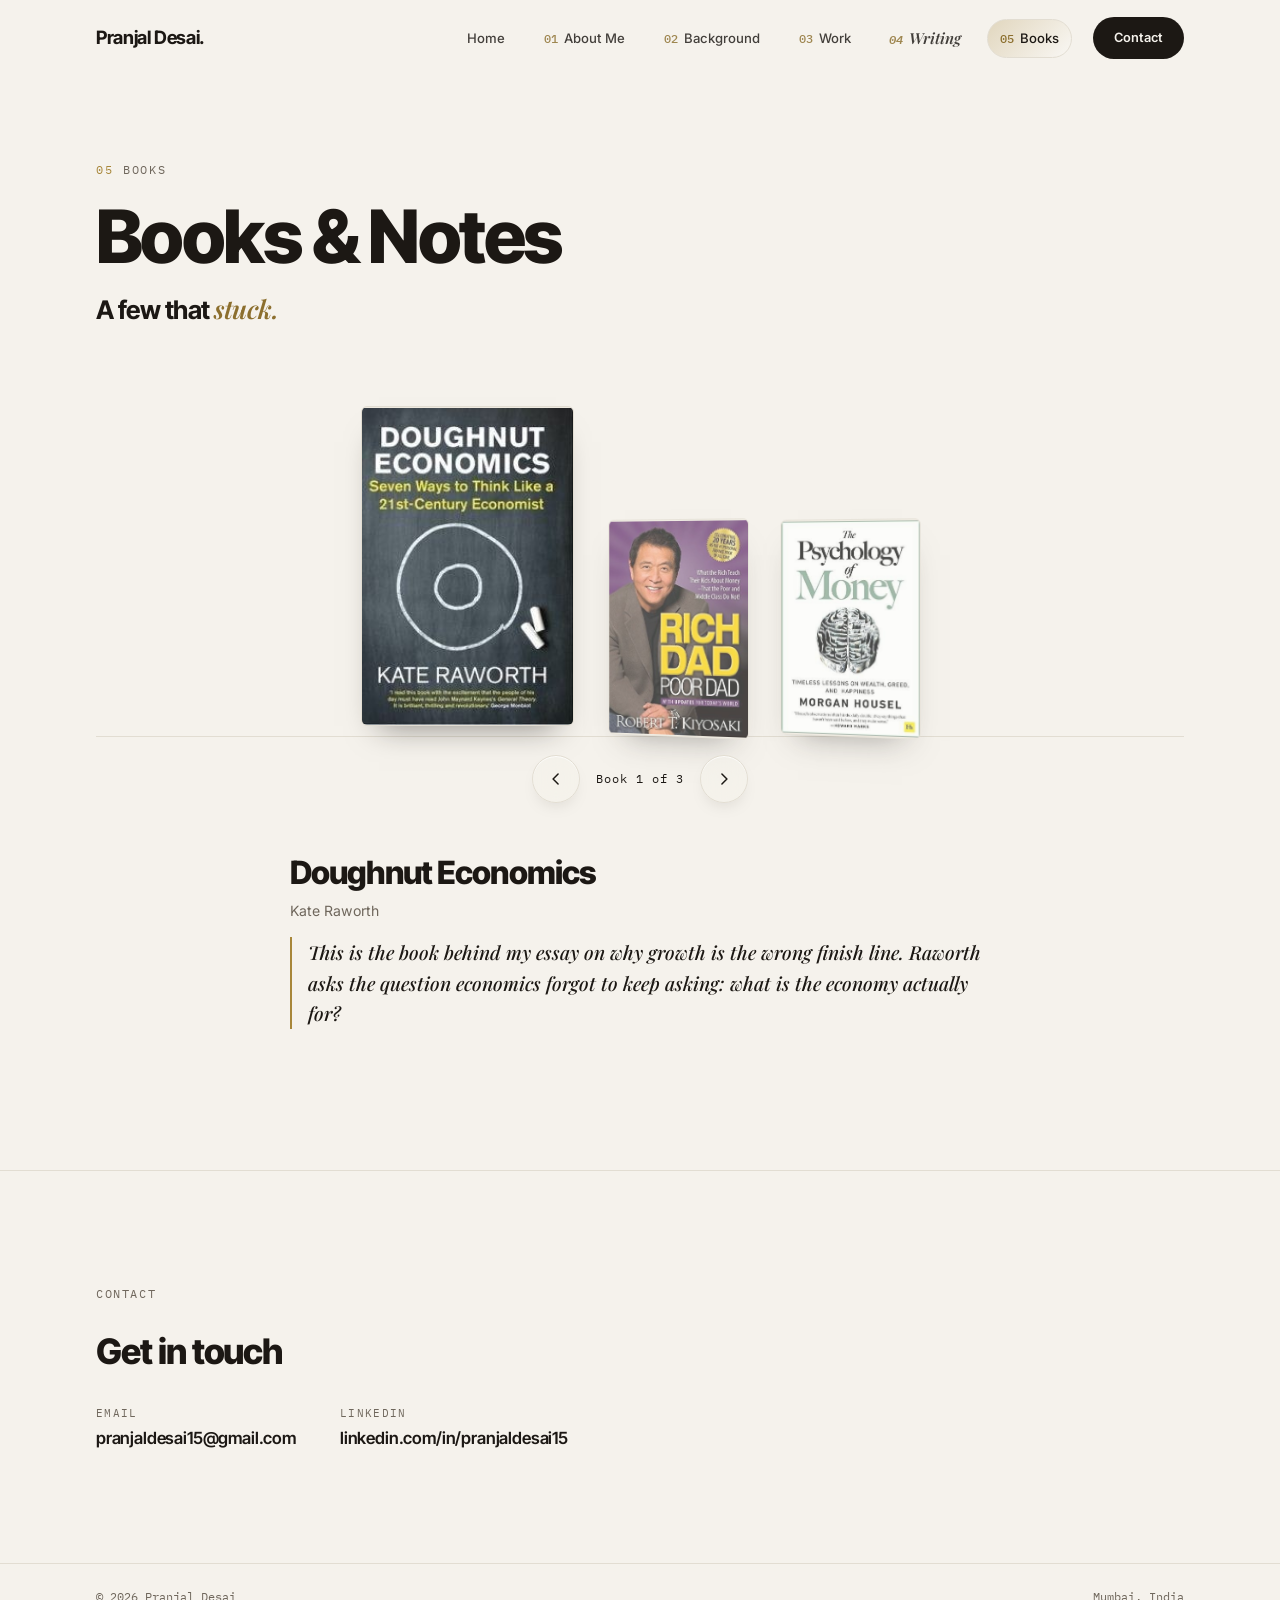
<file: books/index.html>
<!DOCTYPE html>
<html lang="en">
<head>
<meta charset="utf-8">
<meta name="viewport" content="width=device-width, initial-scale=1">
<script>document.documentElement.classList.add('js');</script>
<title>Books & Notes — Pranjal Desai</title>
<meta name="description" content="Books that shaped how I think about money, growth and decisions, with my own notes.">
<link rel="canonical" href="https://pranjaldesai.in/books/" id="canon">
<meta property="og:title" content="Books & Notes — Pranjal Desai">
<meta property="og:description" content="Books that shaped how I think about money, growth and decisions, with my own notes.">
<meta property="og:type" content="website">
<meta property="og:url" content="https://pranjaldesai.in/books/">
<link rel="icon" href="data:image/svg+xml,%3Csvg xmlns='http://www.w3.org/2000/svg' viewBox='0 0 64 64'%3E%3Crect width='64' height='64' rx='14' fill='%231C1814'/%3E%3Ctext x='32' y='44' font-family='Georgia,serif' font-style='italic' font-weight='600' font-size='34' fill='%23A8873A' text-anchor='middle'%3EP.%3C/text%3E%3C/svg%3E">
<link rel="preconnect" href="https://fonts.googleapis.com">
<link rel="preconnect" href="https://fonts.gstatic.com" crossorigin>
<link href="https://fonts.googleapis.com/css2?family=IBM+Plex+Mono:wght@400;500&family=Inter+Tight:wght@700;800&family=Inter:wght@400;500;600&family=Playfair+Display:ital,wght@1,500;1,600&display=swap" rel="stylesheet">
<link rel="stylesheet" href="/style.css">
</head>
<body data-page="books">

<a class="skip-link" href="#main">Skip to content</a>

<header class="nav">
  <div class="wrap nav-in">
    <button class="menu-btn glass" type="button" aria-expanded="false" aria-controls="menu-panel" aria-haspopup="dialog">
      <span class="menu-lines" aria-hidden="true"><i></i><i></i></span><span class="menu-btn-label">Menu</span>
    </button>
    <span class="menu-current"><span class="sr-only">Current page: </span>Books</span>
    <a class="wordmark" href="/">Pranjal Desai.</a>
    <nav class="nav-links" aria-label="Main">
      <a href="/">Home</a>
      <a href="/about/"><span class="idx">01</span> About Me</a>
      <a href="/background/"><span class="idx">02</span> Background</a>
      <a href="/work/"><span class="idx">03</span> Work</a>
      <a href="/writing/" class="wr"><span class="idx">04</span> Writing</a>
      <a href="/books/" aria-current="page"><span class="idx">05</span> Books</a>
      <a href="/#contact" class="nav-cta">Contact</a>
    </nav>
  </div>
</header>

<div class="menu-scrim" data-menu-close></div>
<aside class="menu-panel" id="menu-panel" role="dialog" aria-modal="true" aria-label="Site menu" inert>
  <div class="menu-head">
    <a class="wordmark" href="/">Pranjal Desai.</a>
    <button class="menu-close glass" type="button" aria-label="Close menu">
      <svg viewBox="0 0 24 24" fill="none" stroke="currentColor" stroke-width="1.8" stroke-linecap="round" aria-hidden="true" focusable="false"><path d="M6 6l12 12M18 6 6 18"/></svg>
    </button>
  </div>
  <div class="menu-rail">
    <svg class="menu-path" aria-hidden="true" focusable="false"><path pathLength="1" d=""/></svg>
    <span class="menu-nub" aria-hidden="true"></span>
    <ul class="menu-list">
      <li style="--i:0;--dx:26px" data-dx="26"><a class="menu-item" href="/"><span class="menu-label">Home</span><span class="menu-ico"><svg viewBox="0 0 24 24" fill="none" stroke="currentColor" stroke-width="1.6" stroke-linecap="round" stroke-linejoin="round" aria-hidden="true" focusable="false"><path d="M4 11.5 12 5l8 6.5"/><path d="M6 10.5V19h12v-8.5"/></svg></span></a></li>
      <li style="--i:1;--dx:12px" data-dx="12"><a class="menu-item" href="/about/"><span class="menu-label">About Me</span><span class="menu-ico"><svg viewBox="0 0 24 24" fill="none" stroke="currentColor" stroke-width="1.6" stroke-linecap="round" stroke-linejoin="round" aria-hidden="true" focusable="false"><circle cx="12" cy="9" r="3.5"/><path d="M5 19c1.2-3.4 4-5 7-5s5.8 1.6 7 5"/></svg></span></a></li>
      <li style="--i:2;--dx:3px" data-dx="3"><a class="menu-item" href="/background/"><span class="menu-label">Background</span><span class="menu-ico"><svg viewBox="0 0 24 24" fill="none" stroke="currentColor" stroke-width="1.6" stroke-linecap="round" stroke-linejoin="round" aria-hidden="true" focusable="false"><path d="M12 4 3.5 9 12 14 20.5 9 12 4Z"/><path d="M3.5 13.5 12 18.5l8.5-5"/></svg></span></a></li>
      <li style="--i:3;--dx:0px" data-dx="0"><a class="menu-item" href="/work/"><span class="menu-label">Work</span><span class="menu-ico"><svg viewBox="0 0 24 24" fill="none" stroke="currentColor" stroke-width="1.6" stroke-linecap="round" stroke-linejoin="round" aria-hidden="true" focusable="false"><rect x="4" y="8" width="16" height="11" rx="2"/><path d="M9 8V6.5A1.5 1.5 0 0 1 10.5 5h3A1.5 1.5 0 0 1 15 6.5V8"/><path d="M4 13h16"/></svg></span></a></li>
      <li style="--i:4;--dx:3px" data-dx="3"><a class="menu-item" href="/writing/"><span class="menu-label">Writing</span><span class="menu-ico"><svg viewBox="0 0 24 24" fill="none" stroke="currentColor" stroke-width="1.6" stroke-linecap="round" stroke-linejoin="round" aria-hidden="true" focusable="false"><path d="M4 20l1-4L16.5 4.5a2 2 0 0 1 3 3L8 19l-4 1Z"/><path d="M14.5 6.5l3 3"/></svg></span></a></li>
      <li style="--i:5;--dx:12px" data-dx="12"><a class="menu-item" href="/books/" aria-current="page"><span class="menu-label">Books</span><span class="menu-ico"><svg viewBox="0 0 24 24" fill="none" stroke="currentColor" stroke-width="1.6" stroke-linecap="round" stroke-linejoin="round" aria-hidden="true" focusable="false"><path d="M5 5.5A1.5 1.5 0 0 1 6.5 4H19v13H6.5A1.5 1.5 0 0 0 5 18.5V5.5Z"/><path d="M5 18.5A1.5 1.5 0 0 0 6.5 20H19v-3"/></svg></span></a></li>
      <li style="--i:6;--dx:26px" data-dx="26"><a class="menu-item" href="/#contact"><span class="menu-label">Contact</span><span class="menu-ico"><svg viewBox="0 0 24 24" fill="none" stroke="currentColor" stroke-width="1.6" stroke-linecap="round" stroke-linejoin="round" aria-hidden="true" focusable="false"><rect x="3.5" y="6" width="17" height="12" rx="2"/><path d="m4 7 8 6 8-6"/></svg></span></a></li>
    </ul>
  </div>
</aside>

<main id="main">
<div class="page-head">
  <div class="wrap">
    <p class="eyebrow"><span class="n">05</span><span class="t">Books</span></p>
    <h1>Books &amp; Notes</h1>
    <p class="page-tag">A few that <i>stuck.</i></p>
  </div>
</div>

<section class="sec sec-tight" aria-label="Books">
  <div class="wrap">
    <div class="books" data-books>
      <div class="book-list">
      <article class="book" data-index="0" data-ar="200/300">
        <div class="book-cover-real"><img src="/assets/book-doughnut-economics.jpg" alt="Doughnut Economics book cover" width="200" height="300"></div>
        <h3>Doughnut Economics</h3>
        <span class="by">Kate Raworth</span>
        <p class="note">This is the book behind my essay on why growth is the wrong finish line. Raworth asks the question economics forgot to keep asking: what is the economy actually for?</p>
      </article>
      <article class="book" data-index="1" data-ar="333/500">
        <div class="book-cover-real"><img src="/assets/book-rich-dad-poor-dad.jpg" alt="Rich Dad Poor Dad book cover" width="333" height="500"></div>
        <h3>Rich Dad Poor Dad</h3>
        <span class="by">Robert T. Kiyosaki</span>
        <p class="note">The first book that made me question what school never taught me about money. The asset-versus-liability idea is simple enough to feel obvious, and that is exactly why it sticks: once you see it, you cannot unsee it. Read it early, argue with it as you grow, but read it.</p>
      </article>
      <article class="book" data-index="2" data-ar="319/500">
        <div class="book-cover-real"><img src="/assets/book-psychology-of-money.jpg" alt="The Psychology of Money book cover" width="319" height="500"></div>
        <h3>The Psychology of Money</h3>
        <span class="by">Morgan Housel</span>
        <p class="note">This one quietly rewired how I think about decisions. Housel's point &mdash; that doing well with money has little to do with how smart you are and everything to do with how you behave &mdash; felt like permission to be human. I came away kinder to my own mistakes and more suspicious of my own certainty.</p>
      </article>
      </div>
    </div>
  </div>
</section>
<section class="page-contact" aria-labelledby="pc-title">
  <div class="wrap">
    <div class="pc-inner">
      <p class="eyebrow"><span class="t">Contact</span></p>
      <h2 class="pc-title" id="pc-title">Get in touch</h2>
      <div class="pc-links">
        <a class="pc-link" href="mailto:pranjaldesai15@gmail.com"><span class="k">Email</span><span class="v">pranjaldesai15@gmail.com</span></a>
        <a class="pc-link" href="https://linkedin.com/in/pranjaldesai15" target="_blank" rel="noopener"><span class="k">LinkedIn</span><span class="v">linkedin.com/in/pranjaldesai15</span><span class="sr-only"> (opens in a new tab)</span></a>
      </div>
    </div>
  </div>
</section>
</main>
<footer>
  <div class="wrap footer-in">
    <span>&copy; <span id="year">2026</span> Pranjal Desai</span>
    <span>Mumbai, India</span>
  </div>
</footer>

<script src="/posts.js"></script>
<script src="/main.js"></script>
</body>
</html>
</file>
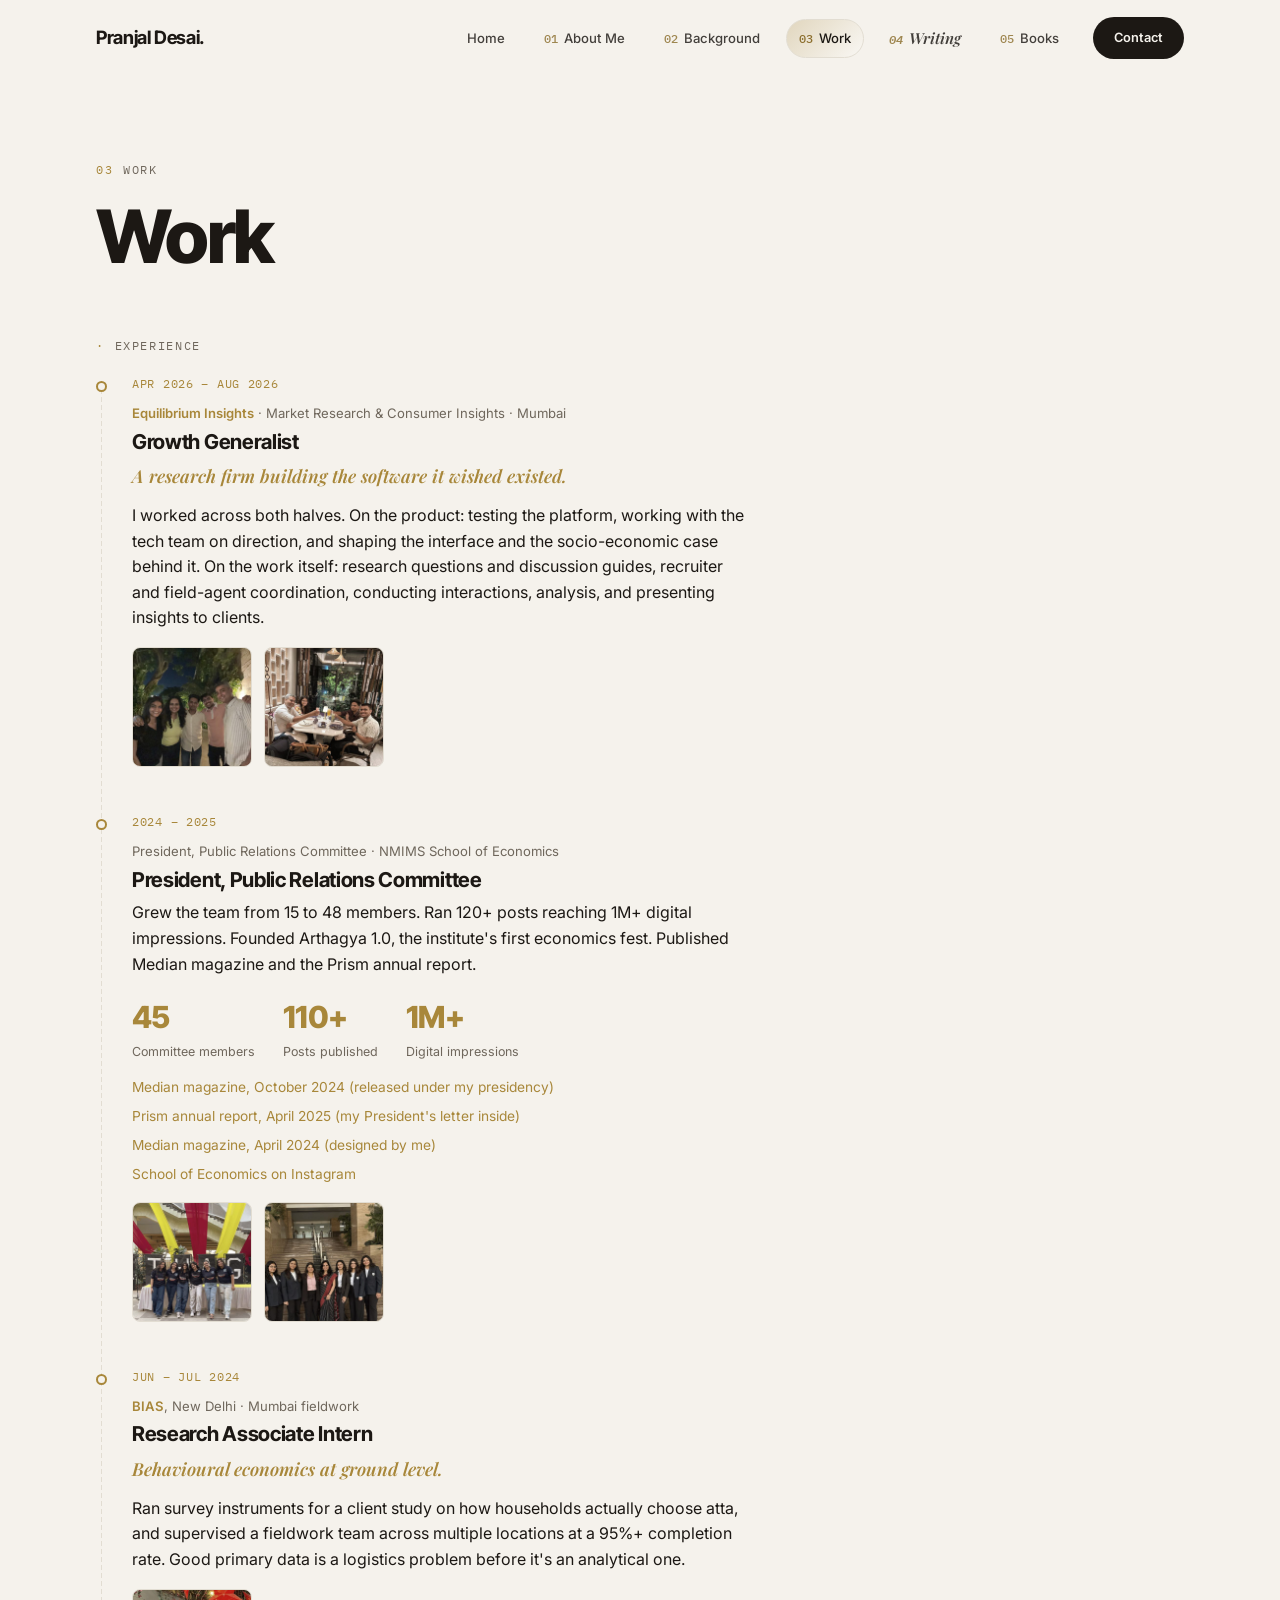
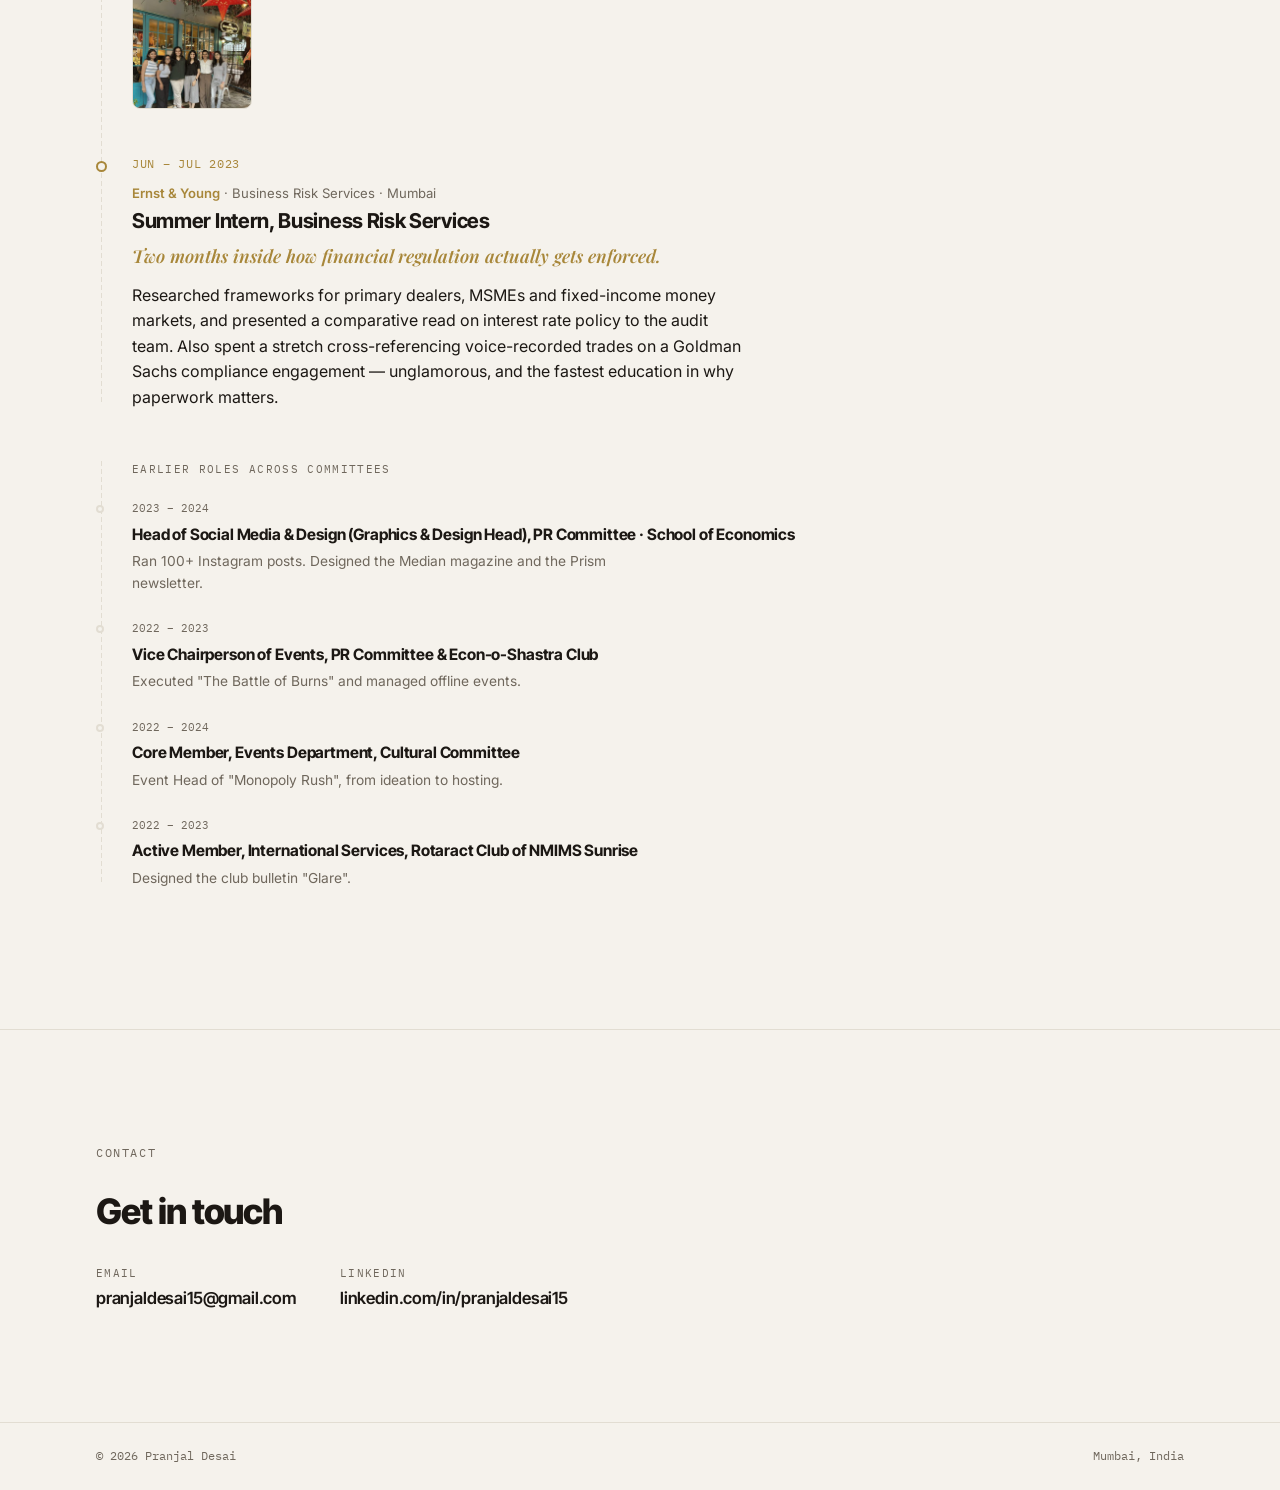
<file: work/index.html>
<!DOCTYPE html>
<html lang="en">
<head>
<meta charset="utf-8">
<meta name="viewport" content="width=device-width, initial-scale=1">
<script>document.documentElement.classList.add('js');</script>
<title>Work — Pranjal Desai</title>
<meta name="description" content="Work and committee experience: Equilibrium Insights, NMIMS School of Economics, BIAS and Ernst & Young.">
<link rel="canonical" href="https://pranjaldesai.in/work/" id="canon">
<meta property="og:title" content="Work — Pranjal Desai">
<meta property="og:description" content="Work and committee experience: Equilibrium Insights, NMIMS School of Economics, BIAS and Ernst & Young.">
<meta property="og:type" content="website">
<meta property="og:url" content="https://pranjaldesai.in/work/">
<link rel="icon" href="data:image/svg+xml,%3Csvg xmlns='http://www.w3.org/2000/svg' viewBox='0 0 64 64'%3E%3Crect width='64' height='64' rx='14' fill='%231C1814'/%3E%3Ctext x='32' y='44' font-family='Georgia,serif' font-style='italic' font-weight='600' font-size='34' fill='%23A8873A' text-anchor='middle'%3EP.%3C/text%3E%3C/svg%3E">
<link rel="preconnect" href="https://fonts.googleapis.com">
<link rel="preconnect" href="https://fonts.gstatic.com" crossorigin>
<link href="https://fonts.googleapis.com/css2?family=IBM+Plex+Mono:wght@400;500&family=Inter+Tight:wght@700;800&family=Inter:wght@400;500;600&family=Playfair+Display:ital,wght@1,500;1,600&display=swap" rel="stylesheet">
<link rel="stylesheet" href="/style.css">
</head>
<body data-page="work">

<a class="skip-link" href="#main">Skip to content</a>

<header class="nav">
  <div class="wrap nav-in">
    <button class="menu-btn glass" type="button" aria-expanded="false" aria-controls="menu-panel" aria-haspopup="dialog">
      <span class="menu-lines" aria-hidden="true"><i></i><i></i></span><span class="menu-btn-label">Menu</span>
    </button>
    <span class="menu-current"><span class="sr-only">Current page: </span>Work</span>
    <a class="wordmark" href="/">Pranjal Desai.</a>
    <nav class="nav-links" aria-label="Main">
      <a href="/">Home</a>
      <a href="/about/"><span class="idx">01</span> About Me</a>
      <a href="/background/"><span class="idx">02</span> Background</a>
      <a href="/work/" aria-current="page"><span class="idx">03</span> Work</a>
      <a href="/writing/" class="wr"><span class="idx">04</span> Writing</a>
      <a href="/books/"><span class="idx">05</span> Books</a>
      <a href="/#contact" class="nav-cta">Contact</a>
    </nav>
  </div>
</header>

<div class="menu-scrim" data-menu-close></div>
<aside class="menu-panel" id="menu-panel" role="dialog" aria-modal="true" aria-label="Site menu" inert>
  <div class="menu-head">
    <a class="wordmark" href="/">Pranjal Desai.</a>
    <button class="menu-close glass" type="button" aria-label="Close menu">
      <svg viewBox="0 0 24 24" fill="none" stroke="currentColor" stroke-width="1.8" stroke-linecap="round" aria-hidden="true" focusable="false"><path d="M6 6l12 12M18 6 6 18"/></svg>
    </button>
  </div>
  <div class="menu-rail">
    <svg class="menu-path" aria-hidden="true" focusable="false"><path pathLength="1" d=""/></svg>
    <span class="menu-nub" aria-hidden="true"></span>
    <ul class="menu-list">
      <li style="--i:0;--dx:26px" data-dx="26"><a class="menu-item" href="/"><span class="menu-label">Home</span><span class="menu-ico"><svg viewBox="0 0 24 24" fill="none" stroke="currentColor" stroke-width="1.6" stroke-linecap="round" stroke-linejoin="round" aria-hidden="true" focusable="false"><path d="M4 11.5 12 5l8 6.5"/><path d="M6 10.5V19h12v-8.5"/></svg></span></a></li>
      <li style="--i:1;--dx:12px" data-dx="12"><a class="menu-item" href="/about/"><span class="menu-label">About Me</span><span class="menu-ico"><svg viewBox="0 0 24 24" fill="none" stroke="currentColor" stroke-width="1.6" stroke-linecap="round" stroke-linejoin="round" aria-hidden="true" focusable="false"><circle cx="12" cy="9" r="3.5"/><path d="M5 19c1.2-3.4 4-5 7-5s5.8 1.6 7 5"/></svg></span></a></li>
      <li style="--i:2;--dx:3px" data-dx="3"><a class="menu-item" href="/background/"><span class="menu-label">Background</span><span class="menu-ico"><svg viewBox="0 0 24 24" fill="none" stroke="currentColor" stroke-width="1.6" stroke-linecap="round" stroke-linejoin="round" aria-hidden="true" focusable="false"><path d="M12 4 3.5 9 12 14 20.5 9 12 4Z"/><path d="M3.5 13.5 12 18.5l8.5-5"/></svg></span></a></li>
      <li style="--i:3;--dx:0px" data-dx="0"><a class="menu-item" href="/work/" aria-current="page"><span class="menu-label">Work</span><span class="menu-ico"><svg viewBox="0 0 24 24" fill="none" stroke="currentColor" stroke-width="1.6" stroke-linecap="round" stroke-linejoin="round" aria-hidden="true" focusable="false"><rect x="4" y="8" width="16" height="11" rx="2"/><path d="M9 8V6.5A1.5 1.5 0 0 1 10.5 5h3A1.5 1.5 0 0 1 15 6.5V8"/><path d="M4 13h16"/></svg></span></a></li>
      <li style="--i:4;--dx:3px" data-dx="3"><a class="menu-item" href="/writing/"><span class="menu-label">Writing</span><span class="menu-ico"><svg viewBox="0 0 24 24" fill="none" stroke="currentColor" stroke-width="1.6" stroke-linecap="round" stroke-linejoin="round" aria-hidden="true" focusable="false"><path d="M4 20l1-4L16.5 4.5a2 2 0 0 1 3 3L8 19l-4 1Z"/><path d="M14.5 6.5l3 3"/></svg></span></a></li>
      <li style="--i:5;--dx:12px" data-dx="12"><a class="menu-item" href="/books/"><span class="menu-label">Books</span><span class="menu-ico"><svg viewBox="0 0 24 24" fill="none" stroke="currentColor" stroke-width="1.6" stroke-linecap="round" stroke-linejoin="round" aria-hidden="true" focusable="false"><path d="M5 5.5A1.5 1.5 0 0 1 6.5 4H19v13H6.5A1.5 1.5 0 0 0 5 18.5V5.5Z"/><path d="M5 18.5A1.5 1.5 0 0 0 6.5 20H19v-3"/></svg></span></a></li>
      <li style="--i:6;--dx:26px" data-dx="26"><a class="menu-item" href="/#contact"><span class="menu-label">Contact</span><span class="menu-ico"><svg viewBox="0 0 24 24" fill="none" stroke="currentColor" stroke-width="1.6" stroke-linecap="round" stroke-linejoin="round" aria-hidden="true" focusable="false"><rect x="3.5" y="6" width="17" height="12" rx="2"/><path d="m4 7 8 6 8-6"/></svg></span></a></li>
    </ul>
  </div>
</aside>

<main id="main">
<div class="page-head">
  <div class="wrap">
    <p class="eyebrow"><span class="n">03</span><span class="t">Work</span></p>
    <h1>Work</h1>
  </div>
</div>

<section class="sec sec-tight">
  <div class="wrap">
    <p class="eyebrow reveal"><span class="n">&middot;</span><span class="t">Experience</span></p>

    <div class="timeline reveal">
      <div class="t-node reveal">
        <span class="when">APR 2026 &ndash; AUG 2026</span>
        <span class="who"><a class="wordmark-link" href="https://equilibriumnet.com/" target="_blank" rel="noopener">Equilibrium Insights</a> &middot; Market Research &amp; Consumer Insights &middot; Mumbai</span>
        <h3>Growth Generalist</h3>
        <p class="frame">A research firm building the software it wished existed.</p>
        <p class="detail">I worked across both halves. On the product: testing the platform, working with the tech team on direction, and shaping the interface and the socio-economic case behind it. On the work itself: research questions and discussion guides, recruiter and field-agent coordination, conducting interactions, analysis, and presenting insights to clients.</p>
        <div class="thumb-row">
          <img class="work-thumb" src="/assets/work-equilibrium-dinner.jpg" alt="Equilibrium Insights team dinner, Mumbai">
          <img class="work-thumb" src="/assets/work-equilibrium-night.jpg" alt="Equilibrium Insights team evening out, Mumbai">
        </div>
      </div>

      <div class="t-node reveal">
        <span class="when">2024 &ndash; 2025</span>
        <span class="who">President, Public Relations Committee &middot; NMIMS School of Economics</span>
        <h3>President, Public Relations Committee</h3>
        <p class="detail">Grew the team from 15 to 48 members. Ran 120+ posts reaching 1M+ digital impressions. Founded Arthagya 1.0, the institute's first economics fest. Published Median magazine and the Prism annual report.</p>
        <div class="count-row">
          <div class="count-item"><span class="num" data-from="15" data-to="48">15</span><span class="lbl">Committee members</span></div>
          <div class="count-item"><span class="num" data-to="120" data-suffix="+">0</span><span class="lbl">Posts published</span></div>
          <div class="count-item"><span class="num" data-to="1" data-suffix="M+">0</span><span class="lbl">Digital impressions</span></div>
        </div>
        <div class="link-row">
          <a href="https://drive.google.com/file/d/1PpDFoFjt6OBtM5zVk89cI4du34ML0tha/view" target="_blank" rel="noopener">Median magazine, October 2024 (released under my presidency)</a>
          <a href="https://drive.google.com/file/d/1CaauIp8QwvS237NeSx357eV8v-FO_4FR/view" target="_blank" rel="noopener">Prism annual report, April 2025 (my President's letter inside)</a>
          <a href="https://drive.google.com/file/d/1fmHxbbiKhejdcDk2En_heII3uRo-S0R-/view" target="_blank" rel="noopener">Median magazine, April 2024 (designed by me)</a>
          <a href="https://www.instagram.com/soe.nmims.navimumbai/" target="_blank" rel="noopener">School of Economics on Instagram</a>
        </div>
        <div class="thumb-row">
          <img class="work-thumb" src="/assets/work-pr-arthagya.jpg" alt="Arthagya core team, campus courtyard">
          <img class="work-thumb" src="/assets/work-pr-committee.jpg" alt="PR committee event, with faculty">
        </div>
      </div>

      <div class="t-node reveal">
        <span class="when">JUN &ndash; JUL 2024</span>
        <span class="who"><a class="wordmark-link" href="https://biasinc.in/" target="_blank" rel="noopener">BIAS</a>, New Delhi &middot; Mumbai fieldwork</span>
        <h3>Research Associate Intern</h3>
        <p class="frame">Behavioural economics at ground level.</p>
        <p class="detail">Ran survey instruments for a client study on how households actually choose atta, and supervised a fieldwork team across multiple locations at a 95%+ completion rate. Good primary data is a logistics problem before it's an analytical one.</p>
        <div class="thumb-row">
          <img class="work-thumb" src="/assets/work-bias-cafe.jpg" alt="BIAS fieldwork team, Mumbai">
        </div>
      </div>

      <div class="t-node reveal">
        <span class="when">JUN &ndash; JUL 2023</span>
        <span class="who"><a class="wordmark-link" href="https://www.ey.com/" target="_blank" rel="noopener">Ernst &amp; Young</a> &middot; Business Risk Services &middot; Mumbai</span>
        <h3>Summer Intern, Business Risk Services</h3>
        <p class="frame">Two months inside how financial regulation actually gets enforced.</p>
        <p class="detail">Researched frameworks for primary dealers, MSMEs and fixed-income money markets, and presented a comparative read on interest rate policy to the audit team. Also spent a stretch cross-referencing voice-recorded trades on a Goldman Sachs compliance engagement — unglamorous, and the fastest education in why paperwork matters.</p>
      </div>
    </div>

    <div class="sub-timeline reveal">
      <p class="sub-label">Earlier roles across committees</p>
      <div class="sub-node">
        <span class="when">2023 &ndash; 2024</span>
        <h4>Head of Social Media &amp; Design (Graphics &amp; Design Head), PR Committee &middot; School of Economics</h4>
        <p>Ran 100+ Instagram posts. Designed the Median magazine and the Prism newsletter.</p>
      </div>
      <div class="sub-node">
        <span class="when">2022 &ndash; 2023</span>
        <h4>Vice Chairperson of Events, PR Committee &amp; Econ-o-Shastra Club</h4>
        <p>Executed "The Battle of Burns" and managed offline events.</p>
      </div>
      <div class="sub-node">
        <span class="when">2022 &ndash; 2024</span>
        <h4>Core Member, Events Department, Cultural Committee</h4>
        <p>Event Head of "Monopoly Rush", from ideation to hosting.</p>
      </div>
      <div class="sub-node">
        <span class="when">2022 &ndash; 2023</span>
        <h4>Active Member, International Services, Rotaract Club of NMIMS Sunrise</h4>
        <p>Designed the club bulletin "Glare".</p>
      </div>
    </div>
  </div>
</section>
<section class="page-contact" aria-labelledby="pc-title">
  <div class="wrap">
    <div class="pc-inner">
      <p class="eyebrow"><span class="t">Contact</span></p>
      <h2 class="pc-title" id="pc-title">Get in touch</h2>
      <div class="pc-links">
        <a class="pc-link" href="mailto:pranjaldesai15@gmail.com"><span class="k">Email</span><span class="v">pranjaldesai15@gmail.com</span></a>
        <a class="pc-link" href="https://linkedin.com/in/pranjaldesai15" target="_blank" rel="noopener"><span class="k">LinkedIn</span><span class="v">linkedin.com/in/pranjaldesai15</span><span class="sr-only"> (opens in a new tab)</span></a>
      </div>
    </div>
  </div>
</section>
</main>
<footer>
  <div class="wrap footer-in">
    <span>&copy; <span id="year">2026</span> Pranjal Desai</span>
    <span>Mumbai, India</span>
  </div>
</footer>

<script src="/posts.js"></script>
<script src="/main.js"></script>
</body>
</html>
</file>
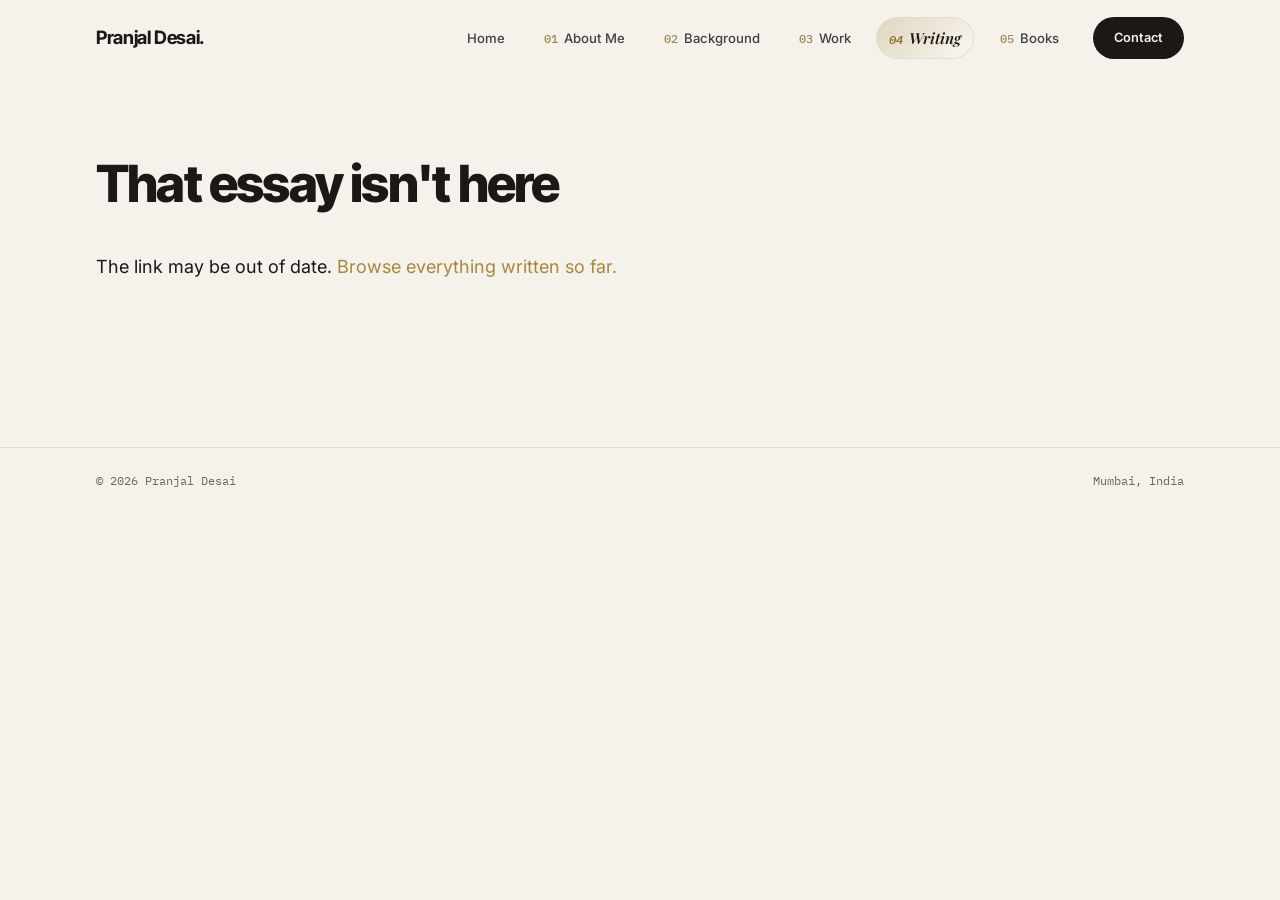
<file: post.html>
<!DOCTYPE html>
<html lang="en">
<head>
<meta charset="utf-8">
<meta name="viewport" content="width=device-width, initial-scale=1">
<script>document.documentElement.classList.add('js');</script>
<title>Writing — Pranjal Desai</title>
<meta name="description" content="">
<link rel="canonical" href="https://pranjaldesai.in/post.html" id="canon">
<meta property="og:title" content="Writing — Pranjal Desai">
<meta property="og:description" content="">
<meta property="og:type" content="website">
<meta property="og:url" content="https://pranjaldesai.in/post.html">
<link rel="icon" href="data:image/svg+xml,%3Csvg xmlns='http://www.w3.org/2000/svg' viewBox='0 0 64 64'%3E%3Crect width='64' height='64' rx='14' fill='%231C1814'/%3E%3Ctext x='32' y='44' font-family='Georgia,serif' font-style='italic' font-weight='600' font-size='34' fill='%23A8873A' text-anchor='middle'%3EP.%3C/text%3E%3C/svg%3E">
<link rel="preconnect" href="https://fonts.googleapis.com">
<link rel="preconnect" href="https://fonts.gstatic.com" crossorigin>
<link href="https://fonts.googleapis.com/css2?family=IBM+Plex+Mono:wght@400;500&family=Inter+Tight:wght@700;800&family=Inter:wght@400;500;600&family=Playfair+Display:ital,wght@1,500;1,600&display=swap" rel="stylesheet">
<link rel="stylesheet" href="/style.css">
</head>
<body data-page="writing">

<a class="skip-link" href="#main">Skip to content</a>

<header class="nav">
  <div class="wrap nav-in">
    <button class="menu-btn glass" type="button" aria-expanded="false" aria-controls="menu-panel" aria-haspopup="dialog">
      <span class="menu-lines" aria-hidden="true"><i></i><i></i></span><span class="menu-btn-label">Menu</span>
    </button>
    <span class="menu-current"><span class="sr-only">Current page: </span>Writing</span>
    <a class="wordmark" href="/">Pranjal Desai.</a>
    <nav class="nav-links" aria-label="Main">
      <a href="/">Home</a>
      <a href="/about/"><span class="idx">01</span> About Me</a>
      <a href="/background/"><span class="idx">02</span> Background</a>
      <a href="/work/"><span class="idx">03</span> Work</a>
      <a href="/writing/" class="wr" aria-current="page"><span class="idx">04</span> Writing</a>
      <a href="/books/"><span class="idx">05</span> Books</a>
      <a href="/#contact" class="nav-cta">Contact</a>
    </nav>
  </div>
</header>

<div class="menu-scrim" data-menu-close></div>
<aside class="menu-panel" id="menu-panel" role="dialog" aria-modal="true" aria-label="Site menu" inert>
  <div class="menu-head">
    <a class="wordmark" href="/">Pranjal Desai.</a>
    <button class="menu-close glass" type="button" aria-label="Close menu">
      <svg viewBox="0 0 24 24" fill="none" stroke="currentColor" stroke-width="1.8" stroke-linecap="round" aria-hidden="true" focusable="false"><path d="M6 6l12 12M18 6 6 18"/></svg>
    </button>
  </div>
  <div class="menu-rail">
    <svg class="menu-path" aria-hidden="true" focusable="false"><path pathLength="1" d=""/></svg>
    <span class="menu-nub" aria-hidden="true"></span>
    <ul class="menu-list">
      <li style="--i:0;--dx:26px" data-dx="26"><a class="menu-item" href="/"><span class="menu-label">Home</span><span class="menu-ico"><svg viewBox="0 0 24 24" fill="none" stroke="currentColor" stroke-width="1.6" stroke-linecap="round" stroke-linejoin="round" aria-hidden="true" focusable="false"><path d="M4 11.5 12 5l8 6.5"/><path d="M6 10.5V19h12v-8.5"/></svg></span></a></li>
      <li style="--i:1;--dx:12px" data-dx="12"><a class="menu-item" href="/about/"><span class="menu-label">About Me</span><span class="menu-ico"><svg viewBox="0 0 24 24" fill="none" stroke="currentColor" stroke-width="1.6" stroke-linecap="round" stroke-linejoin="round" aria-hidden="true" focusable="false"><circle cx="12" cy="9" r="3.5"/><path d="M5 19c1.2-3.4 4-5 7-5s5.8 1.6 7 5"/></svg></span></a></li>
      <li style="--i:2;--dx:3px" data-dx="3"><a class="menu-item" href="/background/"><span class="menu-label">Background</span><span class="menu-ico"><svg viewBox="0 0 24 24" fill="none" stroke="currentColor" stroke-width="1.6" stroke-linecap="round" stroke-linejoin="round" aria-hidden="true" focusable="false"><path d="M12 4 3.5 9 12 14 20.5 9 12 4Z"/><path d="M3.5 13.5 12 18.5l8.5-5"/></svg></span></a></li>
      <li style="--i:3;--dx:0px" data-dx="0"><a class="menu-item" href="/work/"><span class="menu-label">Work</span><span class="menu-ico"><svg viewBox="0 0 24 24" fill="none" stroke="currentColor" stroke-width="1.6" stroke-linecap="round" stroke-linejoin="round" aria-hidden="true" focusable="false"><rect x="4" y="8" width="16" height="11" rx="2"/><path d="M9 8V6.5A1.5 1.5 0 0 1 10.5 5h3A1.5 1.5 0 0 1 15 6.5V8"/><path d="M4 13h16"/></svg></span></a></li>
      <li style="--i:4;--dx:3px" data-dx="3"><a class="menu-item" href="/writing/" aria-current="page"><span class="menu-label">Writing</span><span class="menu-ico"><svg viewBox="0 0 24 24" fill="none" stroke="currentColor" stroke-width="1.6" stroke-linecap="round" stroke-linejoin="round" aria-hidden="true" focusable="false"><path d="M4 20l1-4L16.5 4.5a2 2 0 0 1 3 3L8 19l-4 1Z"/><path d="M14.5 6.5l3 3"/></svg></span></a></li>
      <li style="--i:5;--dx:12px" data-dx="12"><a class="menu-item" href="/books/"><span class="menu-label">Books</span><span class="menu-ico"><svg viewBox="0 0 24 24" fill="none" stroke="currentColor" stroke-width="1.6" stroke-linecap="round" stroke-linejoin="round" aria-hidden="true" focusable="false"><path d="M5 5.5A1.5 1.5 0 0 1 6.5 4H19v13H6.5A1.5 1.5 0 0 0 5 18.5V5.5Z"/><path d="M5 18.5A1.5 1.5 0 0 0 6.5 20H19v-3"/></svg></span></a></li>
      <li style="--i:6;--dx:26px" data-dx="26"><a class="menu-item" href="/#contact"><span class="menu-label">Contact</span><span class="menu-ico"><svg viewBox="0 0 24 24" fill="none" stroke="currentColor" stroke-width="1.6" stroke-linecap="round" stroke-linejoin="round" aria-hidden="true" focusable="false"><rect x="3.5" y="6" width="17" height="12" rx="2"/><path d="m4 7 8 6 8-6"/></svg></span></a></li>
    </ul>
  </div>
</aside>

<main id="main" class="sec article-main">
  <div class="wrap">
    <article id="article"></article>
  </div>
</main>
<footer>
  <div class="wrap footer-in">
    <span>&copy; <span id="year">2026</span> Pranjal Desai</span>
    <span>Mumbai, India</span>
  </div>
</footer>

<script src="/posts.js"></script>
<script src="/main.js"></script>
</body>
</html>
</file>
<file: style.css>
/* ================================================================
   Pranjal Desai — "The Editor"
   Off-white canvas · near-black ink · muted brass gold · huge type
   ================================================================ */

:root{
  --bg:        #F5F2EC;
  --ink:       #1C1814;
  --gold:      #A8873A;
  --gold-dk:   #8C6F2E;
  --muted:     #6F675C;
  --hair:      #E2DDD2;
  --card:      #EFEAE0;
  --chip:      #F0E8D6;
  --white:     #FFFFFF;

  --f-head: "Inter Tight", "Archivo", -apple-system, sans-serif;
  --f-accent: "Playfair Display", Georgia, serif;
  --f-body: "Inter", -apple-system, BlinkMacSystemFont, "Segoe UI", sans-serif;
  --f-mono: "IBM Plex Mono", "Space Mono", monospace;

  --wrap: 1200px;
  --gut: clamp(20px, 5vw, 56px);
  --sec-pad: clamp(72px, 11vw, 160px);
}

*,*::before,*::after{ box-sizing:border-box; }
html{ scroll-behavior:smooth; -webkit-text-size-adjust:100%; }

body{
  margin:0;
  background:var(--bg);
  color:var(--ink);
  font-family:var(--f-body);
  font-size:16px;
  line-height:1.6;
  -webkit-font-smoothing:antialiased;
}

img{ max-width:100%; display:block; }
a{ color:inherit; text-decoration:none; }

:focus-visible{ outline:2px solid var(--gold); outline-offset:3px; }

::selection{ background:var(--gold); color:var(--bg); }

/* ---------------------------------------------------------------
   Layout primitives
   --------------------------------------------------------------- */
.wrap{ width:100%; max-width:var(--wrap); margin-inline:auto; padding-inline:var(--gut); }
.sec{ padding-block:var(--sec-pad); }
.sec-tight{ padding-top:0; }

.hair{
  height:1px; background:var(--hair); border:0; margin:0;
  transform-origin:left; transform:scaleX(0);
}
.hair.in{ transition:transform 1s cubic-bezier(.4,0,.2,1); transform:scaleX(1); }

.eyebrow{
  font-family:var(--f-mono);
  font-size:.72rem;
  letter-spacing:.14em;
  text-transform:uppercase;
  color:var(--gold);
  display:flex;
  align-items:baseline;
  gap:10px;
  margin-bottom:20px;
}
.eyebrow .n{ color:var(--gold); }
.eyebrow .t{ color:var(--muted); }

h2.h-sec{
  font-family:var(--f-head);
  font-weight:800;
  font-size:clamp(2.1rem, 4.6vw, 3.4rem);
  letter-spacing:-0.035em;
  line-height:1.02;
  margin:0 0 48px;
}
h2.h-sec i{ font-family:var(--f-accent); font-style:italic; font-weight:600; color:var(--gold); }

/* ---------------------------------------------------------------
   Skip link, screen-reader helper, glass controls
   --------------------------------------------------------------- */
.sr-only{ position:absolute; width:1px; height:1px; margin:-1px; padding:0; overflow:hidden; clip:rect(0,0,0,0); white-space:nowrap; border:0; }
.skip-link{
  position:fixed; left:12px; top:-60px; z-index:200;
  background:var(--ink); color:var(--bg); padding:10px 16px; border-radius:999px; font-size:.85rem; font-weight:600;
  transition:top .2s ease;
}
.skip-link:focus{ top:12px; }

.glass{
  color:var(--ink); cursor:pointer; font-family:inherit;
  background:rgba(245,242,236,.55);
  background:color-mix(in srgb, var(--bg) 55%, transparent);
  -webkit-backdrop-filter:blur(14px) saturate(1.15); backdrop-filter:blur(14px) saturate(1.15);
  border:1px solid var(--hair);
  box-shadow:inset 0 1px 0 rgba(255,255,255,.75), 0 8px 20px -12px rgba(28,24,20,.28);
  transition:transform .18s cubic-bezier(.2,.8,.2,1), box-shadow .18s ease, background .2s ease, border-color .2s ease;
}
.glass:hover{
  transform:translateY(-1px);
  background:rgba(255,255,255,.6);
  background:color-mix(in srgb, var(--white) 55%, var(--bg));
  border-color:var(--gold);
  box-shadow:inset 0 1px 0 rgba(255,255,255,.85), 0 12px 24px -12px rgba(28,24,20,.3);
}
.glass:active{
  transform:translateY(0) scale(.96);
  box-shadow:inset 0 1px 0 rgba(255,255,255,.6), 0 3px 8px -6px rgba(28,24,20,.3);
}
.glass:focus-visible{ outline:2px solid var(--gold); outline-offset:3px; }
.glass-gold,
.glass-gold:hover{
  background:linear-gradient(135deg, rgba(168,135,58,.32), rgba(245,242,236,.7));
  background:linear-gradient(135deg, color-mix(in srgb, var(--gold) 34%, var(--bg)), color-mix(in srgb, var(--white) 45%, var(--bg)));
}
.glass-gold:hover{ border-color:var(--gold-dk); }

/* ---------------------------------------------------------------
   Nav
   --------------------------------------------------------------- */
.nav{
  position:sticky; top:0; z-index:80;
  background:transparent;
  border-bottom:1px solid transparent;
  transition:background .35s ease, border-color .35s ease;
  view-transition-name:site-nav;
}
.nav.scrolled{
  background:rgba(245,242,236,.86);
  backdrop-filter:blur(10px); -webkit-backdrop-filter:blur(10px);
  border-bottom-color:var(--hair);
}
.nav-in{ display:flex; align-items:center; justify-content:space-between; height:76px; gap:16px; }
.wordmark{
  font-family:var(--f-head); font-weight:700; font-size:1.15rem; letter-spacing:-0.02em; white-space:nowrap;
}
.nav-links{ display:flex; align-items:center; gap:clamp(4px,1vw,14px); }
.nav-links a{
  font-size:.82rem; font-weight:500; color:var(--ink); opacity:.82;
  display:flex; align-items:baseline; gap:6px; white-space:nowrap;
  padding:8px 12px; border-radius:999px; border:1px solid transparent;
  transition:opacity .2s, background .3s, border-color .3s, transform .15s;
}
.nav-links a:hover{ opacity:1; }
.nav-links a:active{ transform:scale(.97); }
.nav-links a .idx{ font-family:var(--f-mono); font-size:.72rem; color:var(--gold-dk); }
.nav-links a.wr{ font-family:var(--f-accent); font-style:italic; font-weight:600; font-size:.95rem; }
.nav-links a[aria-current="page"]{
  opacity:1; border-color:var(--hair);
  background:linear-gradient(135deg, rgba(168,135,58,.24), rgba(245,242,236,.6));
  background:linear-gradient(135deg, color-mix(in srgb, var(--gold) 26%, var(--bg)), color-mix(in srgb, var(--white) 40%, var(--bg)));
}
.nav-links a.nav-cta{
  font-size:.8rem; font-weight:600;
  background:var(--ink); color:var(--bg); opacity:1;
  padding:10px 20px; margin-left:8px;
  transition:background .2s, transform .2s, opacity .2s;
}
.nav-links a.nav-cta:hover{ background:var(--gold-dk); color:var(--bg); opacity:1; transform:translateY(-1px); }
.nav-links a.nav-cta:active{ transform:scale(.96); }
.nav-links a.nav-cta:focus-visible,
.nav-links a:focus-visible{ outline:2px solid var(--gold); outline-offset:3px; }

/* mobile-only bar pieces are hidden on desktop */
.menu-btn, .menu-current, .menu-scrim, .menu-panel{ display:none; }

@media (max-width:960px){
  .js .nav-in{ justify-content:flex-start; }
  .js .nav-links{ display:none; }
  .js .menu-btn{
    display:inline-flex; align-items:center; gap:10px;
    height:44px; padding:0 18px 0 14px; border-radius:999px;
    font-size:.86rem; font-weight:600;
  }
  .menu-lines{ display:grid; gap:4px; width:16px; }
  .menu-lines i{ display:block; height:1.6px; border-radius:2px; background:var(--ink); transition:transform .25s ease; }
  .menu-lines i:last-child{ width:10px; }
  .menu-btn:hover .menu-lines i:last-child{ width:16px; }
  .js .menu-current{
    display:block; margin-right:auto;
    font-family:var(--f-mono); font-size:.72rem; letter-spacing:.1em; text-transform:uppercase; color:var(--ink);
    padding-left:12px; position:relative; white-space:nowrap;
  }
  .js .menu-current::before{
    content:""; position:absolute; left:0; top:50%; width:5px; height:5px; margin-top:-2.5px; border-radius:50%; background:var(--gold);
  }
  /* without JS the links stay visible as a wrapping row */
  html:not(.js) .nav-in{ flex-wrap:wrap; height:auto; padding-block:12px; }
  html:not(.js) .nav-links{ flex-wrap:wrap; }
}
@media (max-width:420px){
  .js .nav-in .wordmark{ display:none; }
}

/* ---------------------------------------------------------------
   Mobile menu panel (left side, curved rail)
   --------------------------------------------------------------- */
@media (max-width:960px){
  .js .menu-scrim{
    display:block; position:fixed; inset:0; z-index:90;
    background:rgba(28,24,20,.36);
    opacity:0; visibility:hidden;
    transition:opacity .3s ease, visibility 0s linear .3s;
  }
  .js .menu-panel{
    display:flex; flex-direction:column;
    position:fixed; z-index:100; top:0; bottom:0; left:0;
    width:min(86vw, 340px); padding:16px 14px 24px 18px;
    background:linear-gradient(180deg, rgba(168,135,58,.22) 0%, rgba(245,242,236,.96) 46%);
    background:linear-gradient(180deg, color-mix(in srgb, var(--gold) 22%, var(--bg)) 0%, color-mix(in srgb, var(--bg) 96%, transparent) 46%);
    -webkit-backdrop-filter:blur(18px); backdrop-filter:blur(18px);
    border-right:1px solid var(--hair);
    box-shadow:24px 0 60px -30px rgba(28,24,20,.45);
    transform:translateX(-104%); visibility:hidden;
    transition:transform .42s cubic-bezier(.22,1,.36,1), visibility 0s linear .42s;
    overflow-y:auto; overscroll-behavior:contain;
  }
  html.menu-open{ overflow:hidden; }
  html.menu-open .menu-scrim{ opacity:1; visibility:visible; transition:opacity .3s ease, visibility 0s; }
  html.menu-open .menu-panel{ transform:none; visibility:visible; transition:transform .42s cubic-bezier(.22,1,.36,1), visibility 0s; }
}
.menu-head{ display:flex; align-items:center; justify-content:space-between; gap:12px; margin-bottom:12px; }
.menu-close{
  width:44px; height:44px; border-radius:50%; display:grid; place-items:center; padding:0;
}
.menu-close svg{ width:20px; height:20px; }
.menu-rail{ position:relative; flex:1; display:flex; align-items:center; min-height:0; }
.menu-list{ list-style:none; margin:0; padding:0 56px 0 0; width:100%; position:relative; }
.menu-path{ position:absolute; left:0; top:0; width:100%; height:100%; overflow:visible; pointer-events:none; }
.menu-path path{
  fill:none; stroke:var(--muted); stroke-opacity:.45; stroke-width:1.2; stroke-linecap:round;
  stroke-dasharray:1; stroke-dashoffset:1; transition:stroke-dashoffset .9s ease .1s;
}
html.menu-open .menu-path path{ stroke-dashoffset:0; }
.menu-nub{
  position:absolute; left:0; top:0; width:28px; height:11px; border-radius:99px; background:var(--ink);
  transform:translate(-40px,0); opacity:0;
  transition:transform .55s cubic-bezier(.34,1.35,.5,1), opacity .3s ease;
  pointer-events:none;
}
html.menu-open .menu-nub{ opacity:1; }
.menu-list li{ display:flex; }
.menu-item{
  display:flex; align-items:center; justify-content:flex-end; gap:12px; width:100%; min-height:56px;
  padding:4px 0; border-radius:16px;
  transform:translateX(calc(var(--dx, 0px) - 22px)); opacity:0;
  transition:transform .5s cubic-bezier(.22,1,.36,1), opacity .35s ease;
}
html.menu-open .menu-item{
  transform:translateX(var(--dx, 0px)); opacity:1;
  transition-delay:calc(var(--i, 0) * 45ms + 120ms);
}
.menu-item:focus-visible{ outline:2px solid var(--gold); outline-offset:-2px; }
.menu-label{
  font-family:var(--f-head); font-weight:600; font-size:1.06rem; letter-spacing:-0.01em; color:var(--ink);
  padding:6px 14px; border-radius:999px; border:1px solid transparent;
  transition:background .2s, border-color .2s;
}
.menu-ico{
  width:54px; height:44px; flex:none; border-radius:999px; display:grid; place-items:center;
  color:var(--gold-dk);
  background:rgba(239,234,224,.75);
  background:color-mix(in srgb, var(--card) 78%, transparent);
  border:1px solid var(--hair);
  transition:transform .25s cubic-bezier(.22,1,.36,1), border-color .2s, box-shadow .2s;
}
.menu-ico svg{ width:22px; height:22px; }
.menu-item:hover .menu-ico, .menu-item:focus-visible .menu-ico{ transform:translateX(-4px); border-color:var(--gold); }
.menu-item:active .menu-ico{ transform:translateX(-4px) scale(.94); }
.menu-item[aria-current="page"] .menu-label{
  font-weight:700; border-color:var(--hair);
  background:rgba(255,255,255,.55);
  background:color-mix(in srgb, var(--white) 55%, var(--bg));
}
.menu-item[aria-current="page"] .menu-ico{
  border-color:var(--gold); color:var(--ink);
  background:linear-gradient(135deg, rgba(168,135,58,.38), rgba(245,242,236,.8));
  background:linear-gradient(135deg, color-mix(in srgb, var(--gold) 40%, var(--bg)), color-mix(in srgb, var(--white) 50%, var(--bg)));
  box-shadow:0 0 0 4px rgba(168,135,58,.14);
}

/* ---------------------------------------------------------------
   Hero
   --------------------------------------------------------------- */
.hero{ padding-top:clamp(48px,7vw,72px); padding-bottom:clamp(56px,8vw,96px); position:relative; }
.hero-single{ max-width:900px; }
.hero-line{
  opacity:0; transform:translateY(24px);
  transition:opacity .6s ease-out, transform .6s ease-out;
}
.hero-line.in{ opacity:1; transform:none; }

.hero-name{
  font-family:var(--f-mono); font-size:.78rem; letter-spacing:.16em; text-transform:uppercase;
  color:var(--muted); margin:0 0 22px;
}
.hero h1{
  font-family:var(--f-head); font-weight:800;
  font-size:clamp(2rem, 3.8vw, 3.3rem);
  line-height:1.15; letter-spacing:-0.03em;
  margin:0 0 24px;
}
.hero h1 .line1{ display:block; white-space:nowrap; }
@media (max-width:640px){
  .hero h1 .line1{ display:inline; white-space:normal; }
}
.hero h1 .acc-static{
  font-family:var(--f-accent); font-style:italic; font-weight:600;
  color:var(--gold);
}
.hero p.sub{
  font-size:clamp(1.02rem,1.9vw,1.22rem); color:var(--muted);
  line-height:1.7;
  max-width:68ch; margin:0 0 26px;
}
.connecting-line{
  font-family:var(--f-mono); color:var(--ink);
  font-size:clamp(26px, 4.4vw, 44px);
  line-height:1.2;
  margin:0 0 32px;
}
.connecting-line .acc{
  font-family:var(--f-accent); font-style:italic; font-weight:600;
  color:var(--gold); display:inline-block; min-width:1px;
  transition:opacity .4s ease;
}
.connecting-line .acc.fading{ opacity:0; }
.hero-actions{ display:flex; align-items:center; gap:20px; flex-wrap:wrap; margin-bottom:26px; }
.cta-link{
  font-weight:600; font-size:.94rem; color:var(--ink);
  display:inline-flex; align-items:center; gap:8px;
  position:relative; padding-bottom:2px;
}
.cta-link::after{
  content:""; position:absolute; left:0; bottom:0; height:1px; width:100%;
  background:var(--gold); transform:scaleX(1); transform-origin:left;
}
.cta-link:hover .arrow{ transform:translateX(4px); }
.cta-link .arrow{ transition:transform .2s ease; color:var(--gold); }

.scroll-ind{
  display:flex; flex-direction:column; align-items:center; gap:8px;
  width:34px; height:34px; border-radius:50%; border:1px solid var(--hair);
  margin:56px 0 0; position:relative;
  animation:bob 2.4s ease-in-out infinite;
}
.scroll-ind::after{
  content:""; width:1px; height:9px; background:var(--gold);
  position:absolute; top:8px; left:50%; transform:translateX(-50%);
}
@keyframes bob{ 0%,100%{ transform:translateY(0);} 50%{ transform:translateY(6px);} }

/* ---------------------------------------------------------------
   About portrait
   --------------------------------------------------------------- */
.about-grid{ display:grid; grid-template-columns:1fr 260px; gap:clamp(32px,6vw,72px); align-items:start; }
.about-portrait{ justify-self:end; text-align:center; }
.about-portrait .frame{
  border:1px solid var(--ink); border-radius:2px; overflow:hidden; width:100%;
}
.about-portrait img{ width:100%; aspect-ratio:4/5; object-fit:cover; display:block; }
.about-portrait .cap{
  font-family:var(--f-accent); font-style:italic; font-weight:600; color:var(--gold);
  font-size:.92rem; margin-top:12px;
}
@media (max-width:820px){
  .about-grid{ grid-template-columns:1fr; }
  .about-portrait{ justify-self:start; max-width:220px; order:-1; margin-bottom:8px; }
}

/* ---------------------------------------------------------------
   About
   --------------------------------------------------------------- */
.about-body{ max-width:70ch; font-size:1.07rem; color:var(--ink); }
.about-body p{ margin:0 0 1.2em; }
.about-body strong{ font-weight:700; }
.about-body em{
  font-family:var(--f-accent); font-style:italic; font-weight:500;
  color:var(--gold);
}

.now-card{
  margin-top:40px; max-width:70ch;
  background:var(--card); border-radius:10px;
  padding:26px 28px; border:1px solid var(--hair);
}
.now-card .k{
  font-family:var(--f-mono); font-size:.72rem; letter-spacing:.12em; text-transform:uppercase;
  color:var(--gold); display:block; margin-bottom:10px;
}
.now-card p{ margin:0; font-size:.98rem; }

/* ---------------------------------------------------------------
   Selected work + research
   --------------------------------------------------------------- */
.work-list{ display:flex; flex-direction:column; }
.work-row{
  display:grid; grid-template-columns:56px 1fr auto;
  align-items:start; gap:20px;
  padding-block:28px; border-top:1px solid var(--hair);
}
.work-list .work-row:last-child{ border-bottom:1px solid var(--hair); }
.work-row .idx{ font-family:var(--f-mono); font-size:.85rem; color:var(--gold); padding-top:4px; }
.work-row h3{
  font-family:var(--f-head); font-weight:700; font-size:1.24rem; letter-spacing:-0.015em;
  margin:0 0 6px;
}
.work-row p{ margin:0 0 12px; color:var(--muted); max-width:60ch; }
.work-row .tags{ display:flex; gap:8px; flex-wrap:wrap; }
.tag{
  font-family:var(--f-mono); font-size:.68rem; letter-spacing:.05em;
  padding:4px 10px; border-radius:999px; background:var(--chip); color:var(--ink);
}
.work-row .go{
  font-weight:600; font-size:.88rem; color:var(--gold); white-space:nowrap;
  padding-top:4px; position:relative;
}
.work-row .go::after{
  content:""; position:absolute; left:0; bottom:-2px; width:100%; height:1px;
  background:var(--gold); transform:scaleX(0); transform-origin:left; transition:transform .25s ease;
}
.work-row:hover .go::after{ transform:scaleX(1); }

/* research highlight card */
.research-card{
  margin-top:12px;
  background:linear-gradient(180deg, var(--card), rgba(239,234,224,.4));
  border:1px solid var(--hair); border-radius:14px;
  padding:clamp(28px,4vw,48px);
  display:grid; grid-template-columns:1fr auto; gap:32px; align-items:start;
}
.research-card .kicker{
  font-family:var(--f-mono); font-size:.72rem; letter-spacing:.1em; text-transform:uppercase;
  color:var(--gold); margin:0 0 14px;
}
.research-card h3{
  font-family:var(--f-head); font-weight:800; font-size:clamp(1.5rem,3vw,2rem);
  letter-spacing:-0.03em; line-height:1.12; margin:0 0 12px;
}
.research-card .hook{
  font-family:var(--f-accent); font-style:italic; font-weight:600; color:var(--gold);
  font-size:1.35rem; margin:0 0 18px;
}
.research-card p.body{ color:var(--ink); max-width:62ch; margin:0 0 1em; }
.research-card .tags{ margin-top:20px; }

.lorenz-wrap{ width:220px; }
.lorenz text{ font-family:var(--f-mono); font-size:8px; fill:var(--muted); }
.lorenz .axis{ stroke:var(--hair); stroke-width:1; }
.lorenz .equality{ stroke:var(--muted); stroke-width:1.2; stroke-dasharray:3 4; fill:none; }
.lorenz .curve{
  stroke:var(--gold); stroke-width:2.4; fill:none; stroke-linecap:round;
  stroke-dasharray:340; stroke-dashoffset:340;
}
.lorenz.drawn .curve{ animation:draw 1.8s cubic-bezier(.4,0,.2,1) forwards; }
.lorenz .gap{ fill:var(--gold); opacity:0; }
.lorenz.drawn .gap{ animation:fadein .9s ease .9s forwards; }
@keyframes draw{ to{ stroke-dashoffset:0; } }
@keyframes fadein{ to{ opacity:.14; } }

@media (max-width:820px){
  .research-card{ grid-template-columns:1fr; }
  .lorenz-wrap{ width:180px; }
}

/* ---------------------------------------------------------------
   Work / certification thumbnails — plain, always-visible photos
   --------------------------------------------------------------- */
.work-thumb{
  width:120px; height:120px; border-radius:8px;
  border:1px solid var(--hair); background:var(--card);
  object-fit:cover; display:block;
}

/* ---------------------------------------------------------------
   Experience timeline
   --------------------------------------------------------------- */
.timeline{ position:relative; padding-left:36px; }
.timeline::before{
  content:""; position:absolute; left:5px; top:6px; bottom:6px; width:1px;
  background-image:linear-gradient(var(--hair) 60%, transparent 0%);
  background-size:1px 8px; background-repeat:repeat-y;
  transform:scaleY(0); transform-origin:top;
  transition:transform 1.4s cubic-bezier(.4,0,.2,1);
}
.timeline.drawn::before{ transform:scaleY(1); }

.t-node{ position:relative; padding-bottom:46px; }
.t-node:last-child{ padding-bottom:0; }
.t-node::before{
  content:""; position:absolute; left:-36px; top:6px; width:11px; height:11px;
  border-radius:50%; background:var(--bg); border:2px solid var(--gold);
}
.t-node .when{
  font-family:var(--f-mono); font-size:.74rem; letter-spacing:.06em; color:var(--gold);
  display:block; margin-bottom:6px;
}
.t-node .who{ font-size:.82rem; color:var(--muted); margin-bottom:10px; }
.t-node h3{
  font-family:var(--f-head); font-weight:700; font-size:1.28rem; letter-spacing:-0.015em;
  margin:0 0 4px;
}
.t-node .frame{
  font-family:var(--f-accent); font-style:italic; font-weight:600; color:var(--gold);
  font-size:1.12rem; margin:0 0 12px;
}
.t-node p.detail{ margin:0 0 .8em; max-width:62ch; color:var(--ink); }
.t-node p.detail:last-child{ margin-bottom:0; }

.count-row{ display:flex; gap:28px; margin-top:16px; flex-wrap:wrap; }
.count-item{ display:flex; flex-direction:column; }
.count-item .num{
  font-family:var(--f-head); font-weight:800; font-size:1.9rem; letter-spacing:-0.02em; color:var(--gold);
}
.count-item .lbl{ font-size:.78rem; color:var(--muted); }

/* organisation wordmark link, next to a t-node's who-line */
.wordmark-link{
  color:var(--gold); font-weight:600; position:relative; padding-bottom:1px;
}
.wordmark-link::after{
  content:""; position:absolute; left:0; bottom:-1px; width:100%; height:1px; background:var(--gold);
  transform:scaleX(0); transform-origin:left; transition:transform .2s ease;
}
.wordmark-link:hover::after{ transform:scaleX(1); }

/* small gold link row under a node (magazines, instagram, etc.) */
.link-row{ display:flex; flex-direction:column; gap:6px; margin-top:14px; }
.link-row a{
  font-size:.86rem; color:var(--gold); position:relative; width:fit-content; padding-bottom:1px;
}
.link-row a::after{
  content:""; position:absolute; left:0; bottom:-1px; width:100%; height:1px; background:var(--gold);
  transform:scaleX(0); transform-origin:left; transition:transform .2s ease;
}
.link-row a:hover::after{ transform:scaleX(1); }

/* thumbnail row inside a t-node */
.thumb-row{ display:flex; gap:12px; margin-top:16px; flex-wrap:wrap; }

/* earlier-roles sub timeline, smaller/quieter */
.sub-timeline{
  margin-top:44px; padding-top:6px; position:relative; padding-left:36px;
}
.sub-timeline::before{
  content:""; position:absolute; left:5px; top:6px; bottom:6px; width:1px;
  background-image:linear-gradient(var(--hair) 60%, transparent 0%);
  background-size:1px 8px; background-repeat:repeat-y;
  transform:scaleY(0); transform-origin:top;
  transition:transform 1.2s cubic-bezier(.4,0,.2,1);
}
.sub-timeline.drawn::before{ transform:scaleY(1); }
.sub-timeline .sub-label{
  font-family:var(--f-mono); font-size:.7rem; letter-spacing:.12em; text-transform:uppercase;
  color:var(--muted); margin:0 0 22px;
}
.sub-node{ position:relative; padding-bottom:26px; }
.sub-node:last-child{ padding-bottom:0; }
.sub-node::before{
  content:""; position:absolute; left:-36px; top:5px; width:8px; height:8px;
  border-radius:50%; background:var(--bg); border:2px solid var(--hair);
}
.sub-node .when{
  font-family:var(--f-mono); font-size:.7rem; color:var(--muted); display:block; margin-bottom:4px;
}
.sub-node h4{
  font-family:var(--f-head); font-weight:700; font-size:.98rem; letter-spacing:-0.01em; margin:0 0 3px;
}
.sub-node p{ font-size:.86rem; color:var(--muted); margin:0; max-width:60ch; }

/* ---------------------------------------------------------------
   Writing — story grid
   --------------------------------------------------------------- */
.story-grid{
  display:grid; grid-template-columns:repeat(3,1fr); gap:22px;
}
.story-card{
  background:var(--white); border-radius:14px; border:1px solid var(--hair);
  box-shadow:0 16px 36px -22px rgba(28,24,20,.18);
  overflow:hidden;
  display:flex; flex-direction:column;
  transition:transform .25s ease, box-shadow .25s ease;
  cursor:pointer;
}
.story-card:hover{ transform:translateY(-4px); box-shadow:0 24px 48px -20px rgba(28,24,20,.26); }
.story-cover{ position:relative; aspect-ratio:3/2; overflow:hidden; }
.story-cover img{ width:100%; height:100%; object-fit:cover; transition:transform .4s ease; }
.story-card:hover .story-cover img{ transform:scale(1.05); }
.story-cover .cover-tag{ position:absolute; top:14px; left:14px; }
.story-body{ padding:22px 24px 24px; display:flex; flex-direction:column; gap:14px; flex:1; }
.story-card .top{ display:flex; justify-content:space-between; align-items:center; }
.story-card .meta{ font-family:var(--f-mono); font-size:.68rem; color:var(--muted); }
.story-card h3{
  font-family:var(--f-head); font-weight:700; font-size:1.14rem; letter-spacing:-0.015em; line-height:1.28;
  margin:0;
}
.story-card h3 .title-link{ color:var(--ink); }
.story-card h3 .title-link:hover{ text-decoration:none; }
.story-card p.ex{ font-size:.9rem; color:var(--muted); margin:0; flex:1; }
.story-card .bottom{ display:flex; justify-content:space-between; align-items:center; margin-top:4px; }
.story-card .read{
  font-weight:600; font-size:.86rem; color:var(--gold); position:relative; padding-bottom:2px;
}
.story-card .read::after{
  content:""; position:absolute; left:0; bottom:0; width:100%; height:1px; background:var(--gold);
  transform:scaleX(0); transform-origin:left; transition:transform .25s ease;
}
.story-card:hover .read::after{ transform:scaleX(1); }
.story-card .li{ font-size:.74rem; color:var(--muted); }
.story-card .li a{ color:var(--muted); text-decoration:underline; text-underline-offset:2px; }

@media (max-width:980px){ .story-grid{ grid-template-columns:repeat(2,1fr); } }
@media (max-width:620px){ .story-grid{ grid-template-columns:1fr; } }

/* ---------------------------------------------------------------
   Skills — tool grid + text groups
   --------------------------------------------------------------- */
.tool-grid{
  display:grid; grid-template-columns:repeat(4,1fr); gap:14px; margin-bottom:44px;
}
.tool-item{
  display:flex; flex-direction:column; align-items:center; gap:10px; text-align:center;
  padding:20px 12px; border:1px solid var(--hair); border-radius:10px;
  background:var(--card); transition:border-color .2s, background .2s;
}
.tool-item:hover{ border-color:var(--gold); background:var(--chip); }
.tool-icon{ color:var(--gold); display:flex; }
.tool-icon svg{ width:26px; height:26px; }
.tool-label{ font-size:.84rem; color:var(--ink); }

@media (max-width:820px){ .tool-grid{ grid-template-columns:repeat(3,1fr); } }
@media (max-width:560px){ .tool-grid{ grid-template-columns:repeat(2,1fr); } }

.skill-groups{ display:grid; grid-template-columns:repeat(3,1fr); gap:clamp(24px,4vw,48px); }
.skill-group h4{
  font-family:var(--f-mono); font-size:.72rem; letter-spacing:.1em; text-transform:uppercase;
  color:var(--gold); margin:0 0 12px;
}
.skill-group p{ font-size:.92rem; color:var(--ink); line-height:1.65; margin:0; }
@media (max-width:820px){ .skill-groups{ grid-template-columns:1fr; } }

/* ---------------------------------------------------------------
   Education
   --------------------------------------------------------------- */
.edu-grid{ display:grid; grid-template-columns:1fr 1fr; gap:clamp(28px,5vw,64px); }
.edu-col h4{
  font-family:var(--f-mono); font-size:.72rem; letter-spacing:.12em; text-transform:uppercase;
  color:var(--gold); margin:0 0 20px;
}
.edu-item{ padding-block:16px; border-top:1px solid var(--hair); }
.edu-col .edu-item:last-child{ border-bottom:1px solid var(--hair); }
.edu-item .t1{ font-weight:600; font-size:.98rem; }
.edu-item .t2{ font-size:.84rem; color:var(--muted); margin-top:2px; }

@media (max-width:700px){ .edu-grid{ grid-template-columns:1fr; } }

/* ---------------------------------------------------------------
   Certifications strip — 2x2 desktop grid, icon/name/issuer/year
   --------------------------------------------------------------- */
.cert-strip{ display:grid; grid-template-columns:repeat(2,1fr); gap:16px; }
.cert-card{
  background:var(--card); border:1px solid var(--hair); border-radius:10px;
  padding:26px 24px; display:flex; flex-direction:column; gap:8px;
  transition:transform .25s ease, box-shadow .25s ease;
}
.cert-card:hover{ transform:translateY(-4px); box-shadow:0 18px 36px -22px rgba(28,24,20,.22); }
.cert-card .cert-icon{ color:var(--gold); display:flex; margin-bottom:6px; }
.cert-card .cert-icon svg{ width:28px; height:28px; }
.cert-card h4{ font-family:var(--f-head); font-weight:700; font-size:1.08rem; letter-spacing:-0.01em; margin:0; line-height:1.32; }
.cert-card .issuer{ font-size:.86rem; color:var(--muted); }
.cert-card .yr{ font-size:.82rem; color:var(--muted); margin-top:2px; }
.cert-card .badge-progress{
  align-self:flex-start; font-family:var(--f-mono); font-size:.66rem; letter-spacing:.08em; text-transform:uppercase;
  color:var(--gold); background:var(--chip); padding:3px 10px; border-radius:999px; margin-top:2px;
}
.cert-card .thumb-row{ margin-top:10px; }

@media (max-width:640px){ .cert-strip{ grid-template-columns:1fr; } }

/* appreciation + awards — simple confirmed-fact cards, no proof/links */
.award-row{ display:grid; grid-template-columns:repeat(3,1fr); gap:16px; margin-top:16px; }
.award-card{
  border:1px solid var(--hair); border-radius:10px; padding:20px;
  background:var(--card);
  display:flex; flex-direction:column; gap:8px; font-size:.9rem;
}
.award-card .t1{ font-weight:600; }
.award-card .t2{ color:var(--muted); font-size:.84rem; }
@media (max-width:820px){ .award-row{ grid-template-columns:1fr; } }

/* ---------------------------------------------------------------
   Education — simple static cards
   --------------------------------------------------------------- */
.edu-card{
  position:relative; padding:18px 0; border-top:1px solid var(--hair);
  transition:transform .2s ease;
}
.edu-col .edu-card:last-child{ border-bottom:1px solid var(--hair); }
.edu-card:hover{ transform:translateX(4px); }
.edu-card .row1{ display:flex; align-items:baseline; justify-content:space-between; gap:10px; }
.edu-card .t1 a{ font-weight:600; font-size:.98rem; color:var(--ink); }
.edu-card .t1 a:hover{ color:var(--gold); }
.edu-card .pin{ font-size:.78rem; color:var(--gold); white-space:nowrap; }
.edu-card .t2{ font-size:.84rem; color:var(--muted); margin-top:2px; }

/* ---------------------------------------------------------------
   Contact footer
   --------------------------------------------------------------- */
.contact-sec{ text-align:left; }
.contact-sec h2{
  font-family:var(--f-head); font-weight:800;
  font-size:clamp(2.2rem,6.5vw,4.6rem); letter-spacing:-0.04em; line-height:1.02;
  margin:0 0 48px; max-width:16ch;
}
.contact-sec h2 i{ font-family:var(--f-accent); font-style:italic; font-weight:600; color:var(--gold); }
.contact-row{ display:flex; flex-wrap:wrap; gap:clamp(24px,5vw,64px); align-items:center; }
.contact-avatar{
  width:64px; height:64px; border-radius:50%; overflow:hidden; border:1px solid var(--hair);
  flex-shrink:0;
}
.contact-avatar img{ width:100%; height:100%; object-fit:cover; }
.contact-item .k{
  font-family:var(--f-mono); font-size:.7rem; letter-spacing:.12em; text-transform:uppercase;
  color:var(--muted); display:block; margin-bottom:8px;
}
.contact-item .v{ font-family:var(--f-head); font-weight:600; font-size:1.1rem; letter-spacing:-0.01em; }
.contact-item .v:hover{ color:var(--gold); }

footer{
  border-top:1px solid var(--hair); padding-block:24px;
  font-family:var(--f-mono); font-size:.72rem; color:var(--muted);
  display:flex; justify-content:space-between; flex-wrap:wrap; gap:10px;
}

/* ---------------------------------------------------------------
   Article page
   --------------------------------------------------------------- */
.article-head{ max-width:74ch; margin-bottom:40px; }
.article-head .meta{ display:flex; gap:14px; align-items:center; margin-bottom:20px; }
.article-head h1{
  font-family:var(--f-head); font-weight:800;
  font-size:clamp(2rem,5vw,3.2rem); letter-spacing:-0.035em; line-height:1.05;
  margin:0;
}
.article-head h1 i{ font-family:var(--f-accent); font-style:italic; font-weight:600; color:var(--gold); }

.article-body{ max-width:70ch; font-size:1.13rem; line-height:1.75; }
.article-body p{ margin:0 0 1.3em; }
.article-body p.lead{ font-size:1.28rem; line-height:1.6; color:var(--ink); }
.article-body figure{ margin:36px 0; }
.article-body figure img{ border-radius:8px; }
.article-body figcaption{ font-size:.82rem; color:var(--muted); margin-top:10px; line-height:1.5; }
.article-body blockquote{
  margin:36px 0; padding-left:0; border:0;
  font-family:var(--f-accent); font-style:italic; font-weight:600; color:var(--gold);
  font-size:1.5rem; line-height:1.4;
}
.article-note{
  margin:36px 0; padding:18px 20px; border:1px dashed var(--hair); border-radius:8px;
  font-size:.9rem; color:var(--muted); font-style:italic;
}
.back{
  font-family:var(--f-mono); font-size:.78rem; letter-spacing:.05em;
  color:var(--muted); display:inline-flex; align-items:center; gap:8px; margin-bottom:30px;
}
.back:hover{ color:var(--gold); }

.byline{
  max-width:70ch; margin-top:52px; padding-top:28px; border-top:1px solid var(--hair);
  display:flex; align-items:center; gap:16px;
}
.byline img{ width:52px; height:52px; border-radius:50%; object-fit:cover; }
.byline .name{ font-weight:600; font-size:.95rem; }
.byline .link{ font-size:.85rem; color:var(--gold); }

.prevnext{
  max-width:70ch; margin-top:36px; display:flex; justify-content:space-between;
  font-size:.86rem; color:var(--muted);
}
.prevnext a:hover{ color:var(--gold); }

/* ---------------------------------------------------------------
   Reveal utility
   --------------------------------------------------------------- */
.reveal{ opacity:0; transform:translateY(20px); transition:opacity .7s ease, transform .7s cubic-bezier(.2,.6,.2,1); }
.reveal.in{ opacity:1; transform:none; }
.reveal.d1.in{ transition-delay:.08s; }
.reveal.d2.in{ transition-delay:.16s; }
.reveal.d3.in{ transition-delay:.24s; }

@media (prefers-reduced-motion:reduce){
  html{ scroll-behavior:auto; }
  .hero-line, .reveal{ opacity:1; transform:none; transition:none; }
  .hair{ transform:scaleX(1); }
  .lorenz .curve{ stroke-dashoffset:0; animation:none; }
  .lorenz .gap{ opacity:.14; animation:none; }
  .timeline::before{ transform:scaleY(1); }
  .scroll-ind{ animation:none; }
  .story-card{ transition:none; }
}

/* ===============================================================
   Multi-page revision: page heads, hero glow, contact area,
   essay fan, books shelf, page transitions
   =============================================================== */
[id]{ scroll-margin-top:96px; }
.footer-in{ display:flex; justify-content:space-between; flex-wrap:wrap; gap:10px; width:100%; }
.article-main{ padding-top:clamp(48px,7vw,80px); }

/* ---------- page transitions (progressive, restrained) ---------- */
@view-transition{ navigation:auto; }
::view-transition-old(root), ::view-transition-new(root){ animation-duration:.28s; animation-timing-function:ease; }
@keyframes page-in{ from{ opacity:0; transform:translateY(10px); } to{ opacity:1; transform:none; } }
@supports not (view-transition-name:none){ main{ animation:page-in .5s ease both; } }

/* ---------- page heads ---------- */
.page-head{ padding-top:clamp(36px,6vw,72px); padding-bottom:clamp(28px,4vw,52px); }
.page-head h1{
  font-family:var(--f-head); font-weight:800;
  font-size:clamp(2.5rem, 7vw, 4.6rem); line-height:1.02; letter-spacing:-0.035em; margin:0;
}
.page-tag{
  font-family:var(--f-head); font-weight:700; font-size:clamp(1.15rem, 2.4vw, 1.6rem);
  letter-spacing:-0.02em; margin:14px 0 0;
}
.page-tag i{ font-family:var(--f-accent); font-style:italic; font-weight:600; color:var(--gold-dk); }
.sec-title{
  font-family:var(--f-head); font-weight:800; font-size:clamp(1.8rem, 3.6vw, 2.6rem);
  letter-spacing:-0.03em; line-height:1.06; margin:0 0 clamp(24px,3vw,36px);
}
.sec-title:focus{ outline:none; }

/* ---------- home hero: drifting gold-into-cream glow ---------- */
.hero{ isolation:isolate; }
.hero-glow{ position:absolute; left:0; right:0; top:-76px; bottom:0; overflow:hidden; z-index:-1; pointer-events:none; }
.hero-glow i{ position:absolute; display:block; border-radius:50%; will-change:transform; }
.hero-glow .g1{
  width:min(72vw,900px); height:min(72vw,900px); left:-12%; top:-34%;
  background:radial-gradient(closest-side, rgba(168,135,58,.34), rgba(168,135,58,0) 72%);
  animation:glow-a 26s ease-in-out infinite alternate;
}
.hero-glow .g2{
  width:min(62vw,780px); height:min(62vw,780px); right:-14%; top:-22%;
  background:radial-gradient(closest-side, rgba(240,232,214,.95), rgba(240,232,214,0) 72%);
  animation:glow-b 34s ease-in-out infinite alternate;
}
.hero-glow .g3{
  width:min(84vw,1000px); height:min(52vw,640px); left:8%; bottom:-34%;
  background:radial-gradient(closest-side, rgba(255,255,255,.7), rgba(255,255,255,0) 70%);
  animation:glow-c 30s ease-in-out infinite alternate;
}
.hero-glow::after{
  content:""; position:absolute; left:0; right:0; bottom:0; height:42%;
  background:linear-gradient(180deg, rgba(245,242,236,0), var(--bg));
}
@keyframes glow-a{ from{ transform:translate3d(-3%,-2%,0) scale(1); } to{ transform:translate3d(7%,6%,0) scale(1.12); } }
@keyframes glow-b{ from{ transform:translate3d(4%,3%,0) scale(1.05); } to{ transform:translate3d(-6%,-2%,0) scale(.94); } }
@keyframes glow-c{ from{ transform:translate3d(-4%,2%,0); } to{ transform:translate3d(5%,-4%,0); } }

.about-btn{
  display:inline-flex; align-items:center; gap:10px; min-height:52px; padding:0 26px;
  border-radius:999px; font-weight:600; font-size:1rem; color:var(--ink);
}
.about-btn .arrow{ color:var(--gold-dk); transition:transform .2s ease; }
.about-btn:hover .arrow{ transform:translateX(4px); }
.hero-actions{ gap:14px 26px; }

/* ---------- about: phone portrait centred, link on to Background ---------- */
.about-portrait{ margin:0; }
@media (max-width:820px){
  .about-portrait{ justify-self:center; width:min(240px, 72vw); max-width:none; margin-inline:auto; text-align:center; }
}
.next-page{
  display:flex; align-items:center; gap:16px; margin-top:clamp(40px,6vw,72px);
  padding:18px 22px; border-radius:16px; max-width:640px;
}
.next-page .k{ font-family:var(--f-mono); font-size:.7rem; letter-spacing:.12em; text-transform:uppercase; color:var(--gold-dk); }
.next-page .t{ font-family:var(--f-head); font-weight:700; font-size:1.05rem; letter-spacing:-0.01em; flex:1; }
.next-page .arrow{ color:var(--gold-dk); transition:transform .2s ease; }
.next-page:hover .arrow{ transform:translateX(4px); }
@media (max-width:520px){ .next-page{ flex-wrap:wrap; } .next-page .t{ flex-basis:100%; order:3; } }

/* ---------- background page ---------- */
.bg-block + .bg-block{ border-top:1px solid var(--hair); padding-top:clamp(56px,8vw,96px); }
.bg-block .skill-group p{ max-width:62ch; }

/* ---------- writing page: research stays visibly separate ---------- */
.skip-list{ margin:0 0 10px; font-size:.82rem; }
.skip-list a{ color:var(--muted); text-decoration:underline; text-underline-offset:3px; }
.research-block{ border-top:1px solid var(--hair); padding-top:clamp(56px,8vw,104px); }
.research-block .research-card{ margin-top:0; }

/* ---------- contact area at the end of each page ---------- */
.page-contact{ padding-block:clamp(56px,8vw,104px); border-top:1px solid var(--hair); }
.pc-inner{ max-width:820px; }
.pc-title{
  font-family:var(--f-head); font-weight:800; font-size:clamp(1.6rem,3.2vw,2.2rem);
  letter-spacing:-0.03em; margin:0 0 20px;
}
.pc-links{ display:flex; flex-wrap:wrap; gap:14px 44px; }
.pc-link{ display:flex; flex-direction:column; gap:2px; padding:6px 0; min-height:44px; }
.pc-link .k{ font-family:var(--f-mono); font-size:.7rem; letter-spacing:.12em; text-transform:uppercase; color:var(--muted); }
.pc-link .v{
  font-family:var(--f-head); font-weight:600; font-size:1.05rem; letter-spacing:-0.01em; word-break:break-word;
  background:linear-gradient(var(--gold),var(--gold)) left bottom/0 1px no-repeat; padding-bottom:2px; width:fit-content;
  transition:background-size .25s ease;
}
.pc-link:hover .v, .pc-link:focus-visible .v{ background-size:100% 1px; }

/* ---------- essay fan (Writing) ---------- */
.essay-fan{ --cw:min(360px, 76vw); --th:9deg; margin-bottom:clamp(48px,7vw,88px); }
.ef-viewport{ position:relative; overflow-x:clip; padding:8px 0 22px; touch-action:pan-y; }
.ef-track{ list-style:none; margin:0 auto; padding:0; position:relative; width:var(--cw); height:calc(var(--cw) * .667 + 122px + 64px); }
.ef-item{
  position:absolute; left:0; right:0; top:0; height:calc(var(--cw) * .667 + 122px); transform-origin:50% 360%;
  transform:rotate(calc(var(--d, 0) * var(--th))) scale(calc(1 - var(--ad, 0) * .07));
  opacity:calc(1 - var(--ad, 0) * .18); z-index:calc(10 - var(--ad, 0));
  transition:transform .62s cubic-bezier(.22,1,.36,1), opacity .4s ease, visibility 0s;
  will-change:transform;
}
.ef-item.is-far{ visibility:hidden; opacity:0; transition:transform .62s cubic-bezier(.22,1,.36,1), opacity .4s ease, visibility 0s .4s; }
.ef-card{
  display:flex; flex-direction:column; height:100%;
  background:var(--white); border:1px solid var(--hair); border-radius:16px; overflow:hidden; color:var(--ink);
  box-shadow:0 22px 44px -24px rgba(28,24,20,.42);
}
.ef-card img{ width:100%; aspect-ratio:3/2; object-fit:cover; flex:none; }
.ef-meta{ padding:14px 16px 16px; display:flex; flex-direction:column; gap:8px; flex:1; }
.ef-meta .tag{ align-self:flex-start; }
.ef-title{ font-family:var(--f-head); font-weight:700; font-size:1rem; line-height:1.25; letter-spacing:-0.01em; }
.ef-foot{ display:flex; justify-content:space-between; align-items:center; margin-top:auto; font-family:var(--f-mono); font-size:.68rem; color:var(--muted); }
.ef-open{ font-family:var(--f-body); font-weight:600; font-size:.84rem; color:var(--gold-dk); visibility:hidden; }
.ef-item.is-active .ef-open{ visibility:visible; }
.ef-card:focus-visible{ outline:2px solid var(--gold); outline-offset:3px; }
.ef-controls, .shelf-controls{ display:flex; align-items:center; justify-content:center; gap:16px; margin-top:18px; }
.ef-btn, .shelf-btn{ width:48px; height:48px; border-radius:50%; display:grid; place-items:center; padding:0; }
.ef-btn svg, .shelf-btn svg{ width:20px; height:20px; }
.ef-count, .shelf-count{ font-family:var(--f-mono); font-size:.78rem; letter-spacing:.08em; min-width:6.5em; text-align:center; color:var(--ink); }

/* ---------- books shelf ---------- */
.books{ --hs:min(320px, calc((100vw - 4rem) / 1.56)); }
.book-list{ display:grid; grid-template-columns:repeat(3,1fr); gap:28px; }
@media (max-width:820px){ .book-list{ grid-template-columns:1fr; } }
.js .books.is-ready .book-list{ display:none; }
.book-cover-real{ border-radius:8px; overflow:hidden; border:1px solid var(--hair); box-shadow:0 14px 30px -16px rgba(28,24,20,.28); }
.book-cover-real img{ width:100%; height:auto; display:block; }
.book h3{ font-family:var(--f-head); font-weight:700; font-size:1.2rem; letter-spacing:-0.02em; margin:14px 0 0; }
.book .by, .review .by{ display:block; font-size:.88rem; color:var(--muted); margin-top:2px; }
.book .note, .review .note{
  font-family:var(--f-accent); font-style:italic; font-weight:500; color:var(--ink);
  font-size:clamp(1.05rem, 2vw, 1.2rem); line-height:1.6; margin:14px 0 0;
  padding-left:16px; border-left:2px solid var(--gold);
}
.shelf{ position:relative; padding-top:20px; }
.shelf-row{
  list-style:none; margin:0; padding:0;
  display:flex; align-items:flex-end; justify-content:center; gap:clamp(12px, 2.4vw, 36px);
  min-height:calc(var(--hs) + 14px); perspective:1200px; touch-action:pan-y;
}
.shelf-item{
  flex:none; height:calc(var(--hs) * .68); aspect-ratio:var(--ar);
  transform-origin:50% 100%; transform:rotateY(var(--tilt, 0deg)); opacity:.72;
  transition:height .55s cubic-bezier(.22,1,.36,1), transform .55s cubic-bezier(.22,1,.36,1), opacity .4s ease;
}
.shelf-item[data-side="left"]{ --tilt:16deg; }
.shelf-item[data-side="right"]{ --tilt:-16deg; }
.shelf-item.is-active{ height:var(--hs); transform:translateY(-10px); opacity:1; }
.shelf-cover{
  display:block; width:100%; height:100%; padding:0; border:1px solid var(--hair); border-radius:6px; overflow:hidden;
  background:var(--card); cursor:pointer; box-shadow:0 18px 30px -18px rgba(28,24,20,.5);
}
.shelf-cover img{ width:100%; height:100%; object-fit:contain; display:block; }
.shelf-cover:focus-visible{ outline:2px solid var(--gold); outline-offset:4px; }
.shelf-ledge{ height:1px; background:var(--hair); box-shadow:0 10px 18px -8px rgba(28,24,20,.28); }
.review{ margin:clamp(28px,4vw,44px) auto 0; max-width:70ch; }
.review h3{ font-family:var(--f-head); font-weight:800; font-size:clamp(1.5rem,3vw,2rem); letter-spacing:-0.03em; margin:0; }
.review.swap{ animation:review-in .45s ease both; }
@keyframes review-in{ from{ opacity:0; transform:translateY(8px); } to{ opacity:1; transform:none; } }

/* ---------- reduced motion: same controls, no animation ---------- */
@media (prefers-reduced-motion:reduce){
  ::view-transition-group(*), ::view-transition-old(*), ::view-transition-new(*){ animation:none !important; }
  .hero-glow i, .hero-glow .g1, .hero-glow .g2, .hero-glow .g3{ animation:none; }
  .glass, .glass:hover, .glass:active{ transition:none; transform:none; }
  .menu-panel, .menu-scrim, .menu-item, .menu-nub, .menu-path path, .menu-ico{ transition:none !important; }
  .ef-item, .ef-item.is-far, .shelf-item{ transition:none; }
  .review.swap{ animation:none; }
  main{ animation:none !important; }
}
.menu-panel{ touch-action:pan-y; }
</file>
